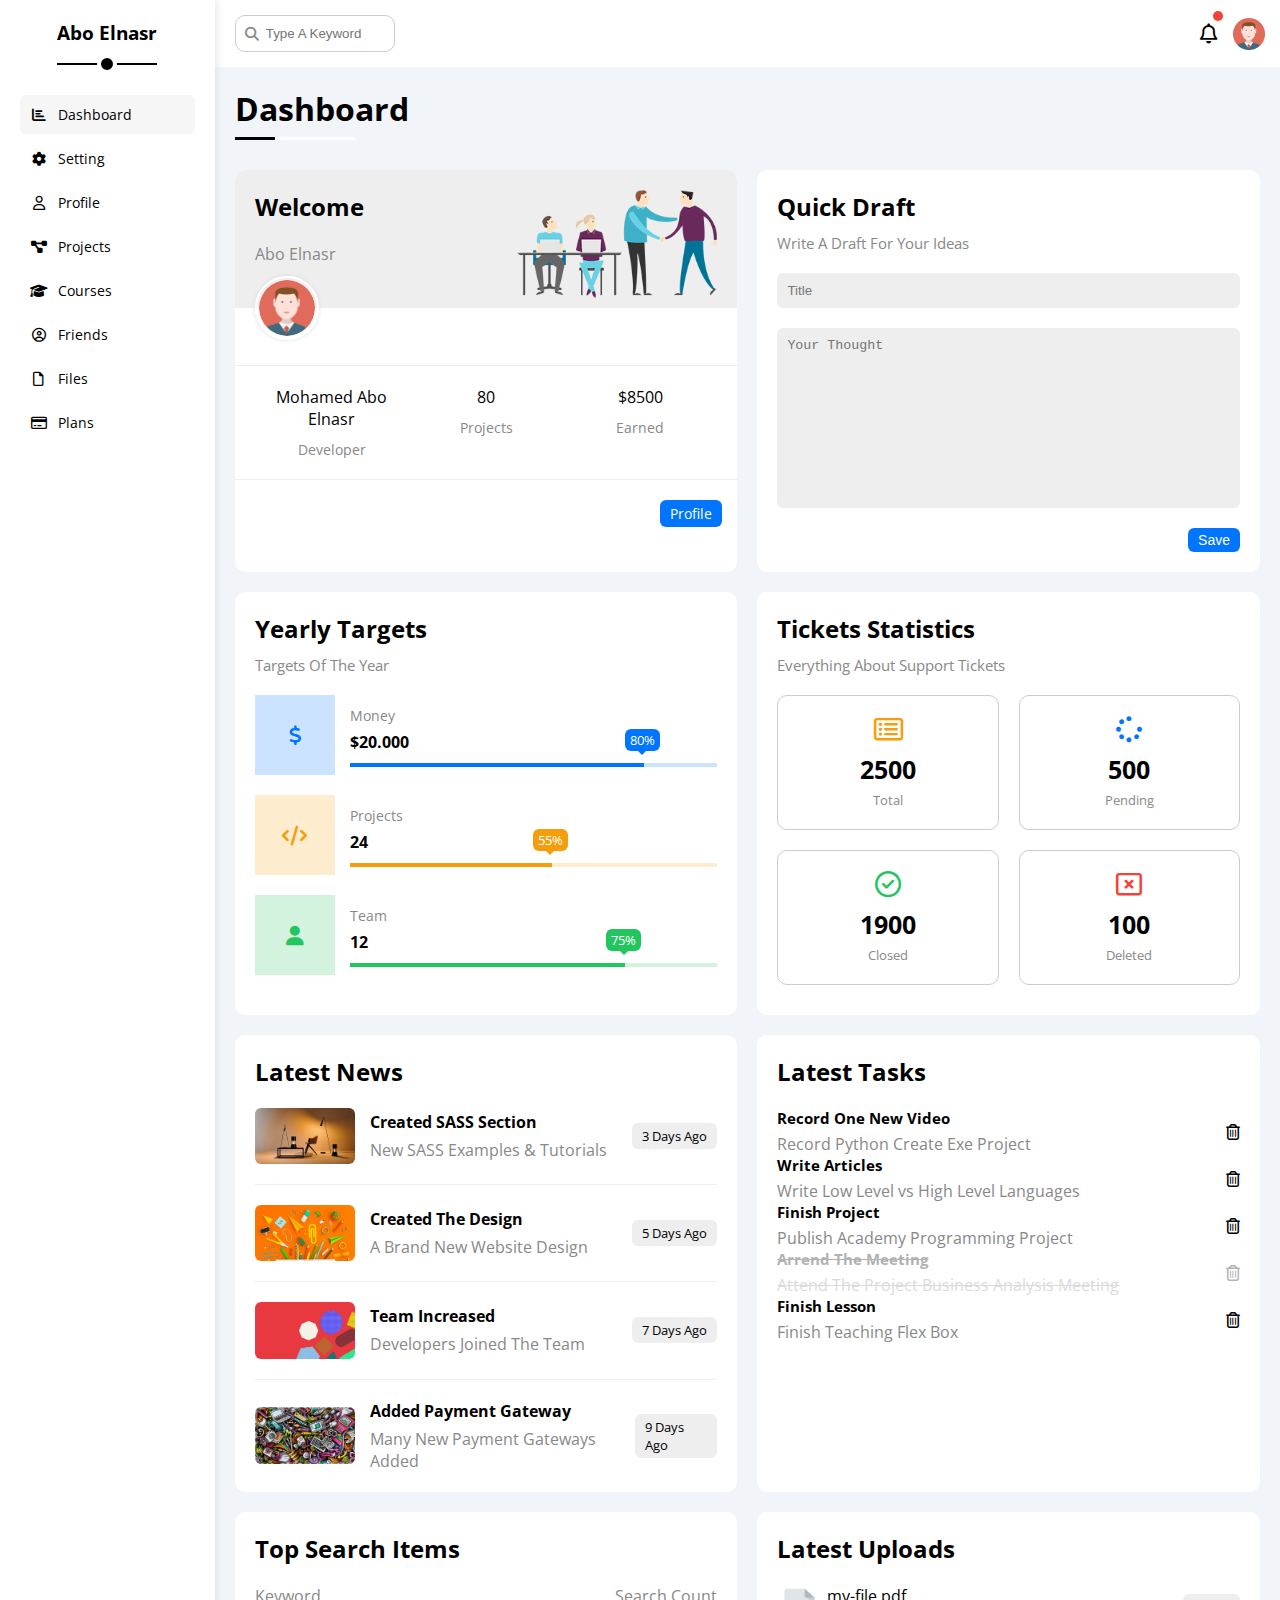
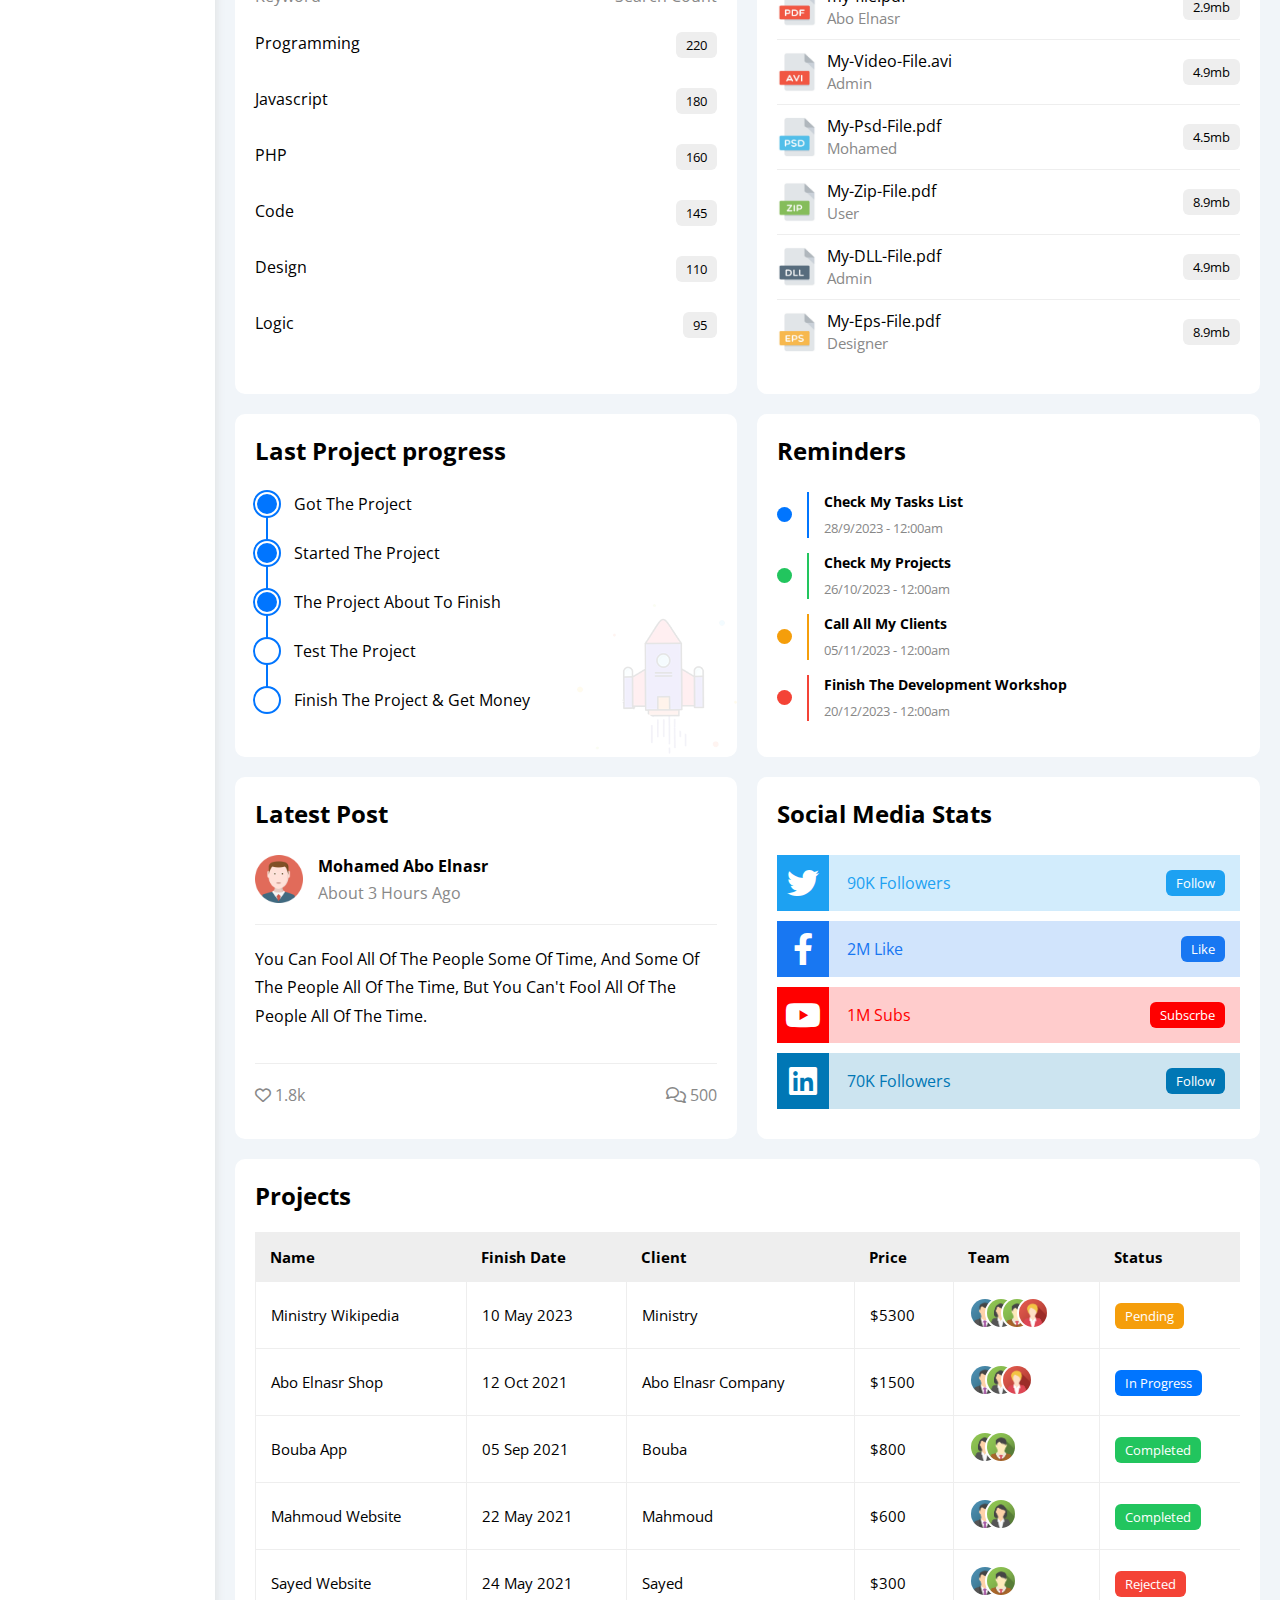
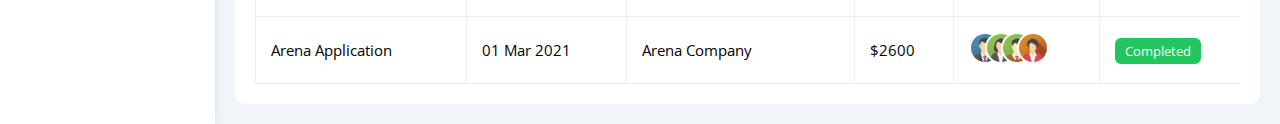
<file: index.html>
<!DOCTYPE html>
<html lang="en">
  <head>
    <meta charset="utf-8" />
    <meta http-equiv="X-UA-Compatible" content="IE=edge" />
    <meta name="viewport" content="width=device-width, initial-scale=1.0" />
    <title>Dashboard</title>
    <link rel="stylesheet" href="all.min.css" />
    <link rel="stylesheet" href="framework.css" />
    <link rel="stylesheet" href="master.css" />
    <link rel="preconnect" href="https://fonts.googleapis.com" />
    <link rel="preconnect" href="https://fonts.gstatic.com" crossorigin />
    <link rel="stylesheet" href="https://fonts.googleapis.com/css2?family=Open+Sans:wght@300;500&display=swap" />
  </head>
  <body>
    <div class="page d-flex">
      <div class="sidebar bg-white p-20 p-relative">
        <h3 class="p-relative txt-c mt-0">Abo Elnasr</h3>
        <ul>
          <li>
            <a class="active d-flex align-center fs-14 c-black rad-6 p-10" href="index.html">
              <i class="fa-solid fa-chart-bar fa-fw"></i>
              <span>Dashboard</span>
            </a>
          </li>
          <li>
            <a class="d-flex align-center fs-14 c-black rad-6 p-10" href="setting.html">
              <i class="fa-solid fa-gear fa-fw"></i>
              <span>Setting</span>
            </a>
          </li>
          <li>
            <a class="d-flex align-center fs-14 c-black rad-6 p-10" href="profile.html">
              <i class="fa-regular fa-user fa-fw"></i>
              <span>Profile</span>
            </a>
          </li>
          <li>
            <a class="d-flex align-center fs-14 c-black rad-6 p-10" href="projects.html">
              <i class="fa-solid fa-diagram-project fa-fw"></i>
              <span>Projects</span>
            </a>
          </li>
          <li>
            <a class="d-flex align-center fs-14 c-black rad-6 p-10" href="courses.html">
              <i class="fa-solid fa-graduation-cap fa-fw"></i>
              <span>Courses</span>
            </a>
          </li>
          <li>
            <a class="d-flex align-center fs-14 c-black rad-6 p-10" href="friends.html">
              <i class="fa-regular fa-circle-user fa-fw"></i>
              <span>Friends</span>
            </a>
          </li>
          <li>
            <a class="d-flex align-center fs-14 c-black rad-6 p-10" href="files.html">
              <i class="fa-regular fa-file fa-fw"></i>
              <span>Files</span>
            </a>
          </li>
          <li>
            <a class="d-flex align-center fs-14 c-black rad-6 p-10" href="plans.html">
              <i class="fa-regular fa-credit-card fa-fw"></i>
              <span>Plans</span>
            </a>
          </li>
        </ul>
      </div>
      <div class="content w-full">
        <!-- Start Head -->
        <div class="head bg-white p-15 between-flex">
          <div class="search p-relative">
            <input class="p-10" type="search" placeholder="Type A Keyword" />
          </div>
          <div class="icons d-flex align-center">
            <div class="notification p-relative">
              <span><i class="fa-regular fa-bell fa-lg"></i></span>
            </div>
            <img src="avatar.png" alt="" />
          </div>
        </div>
        <!-- End Head -->
        <h1 class="p-relative">Dashboard</h1>
        <div class="wrapper d-grid gap-20">
          <!-- Start Welcome Widget -->
          <div class="welcome bg-white rad-10 txt-c-mobile block-mobile">
            <div class="intro p-20 d-flex space-between bg-eee">
              <div>
                <h2 class="mt-0">Welcome</h2>
                <p class="c-grey mt-5"> Abo Elnasr</p>
              </div>
              <img class="hide-mobile" src="welcome.png" alt="" />
            </div>
            <img class="avatar" src="avatar.png" alt="" />
            <div class="body txt-c d-flex p-20 mt-20 mb-20 block-mobile">
              <div>Mohamed Abo Elnasr <span class="d-block c-grey fs-14 mt-10">Developer</span></div>
              <div>80 <span class="d-block c-grey fs-14 mt-10">Projects</span></div>
              <div>$8500 <span class="d-block c-grey fs-14 mt-10">Earned</span></div>
            </div>
            <a class="visit d-block fs-14 bg-blue c-white w-fit btn-shape" href="profile.html">Profile</a>
          </div>
          <!-- End Welcome Widget -->
          <!-- Start Quick Draft Widget-->
          <div class="quick-draft p-20 bg-white rad-10">
            <h2 class="mt-0 mb-10">Quick Draft</h2>
            <p class="mt-0 mb-20 c-grey fs-15">Write A Draft For Your Ideas</p>
            <form>
              <input class="d-block mb-20 w-full p-10 b-none bg-eee rad-6" type="text" placeholder="Title" />
              <textarea class="d-block mb-20 w-full p-10 b-none bg-eee rad-6" placeholder="Your Thought"></textarea>
              <input class="save d-block fs-14 bg-blue c-white b-none w-fit btn-shape" type="submit" value="Save" />
            </form>
          </div>
          <!-- End Quick Draft Widget-->
          <!-- Start Targets Widget -->
          <div class="targets p-20 bg-white rad-10">
            <h2 class="mt-0 mb-10"> Yearly Targets</h2>
            <p class="mt-0 mb-20 c-grey fs-15"> Targets Of The Year</p>
            <div class="target-row mb-20 blue center-flex">
              <div class="icon center-flex">
                <i class="fa-solid fa-dollar-sign fa-lg c-blue"></i>
              </div>
              <div class="details">
                <span class="fs-14 c-grey">Money</span>
                <span class="d-block mt-5 mb-10 fw-bold">$20.000</span>
                <div class="progress p-relative">
                  <span class="bg-blue blue" style="width: 80%">
                    <span class="bg-blue">80%</span>
                  </span>
                </div>
              </div>
            </div>
            <div class="target-row mb-20 center-flex orange">
              <div class="icon center-flex">
                <i class="fa-solid fa-code fa-lg c-orange"></i>
              </div>
              <div class="details">
                <span class="fs-14 c-grey">Projects</span>
                <span class="d-block mt-5 mb-10 fw-bold">24</span>
                <div class="progress p-relative">
                  <span class="bg-orange orange" style="width: 55%">
                    <span class="bg-orange">55%</span>
                  </span>
                </div>
              </div>
            </div>
            <div class="target-row mb-20 center-flex green">
              <div class="icon center-flex">
                <i class="fa-solid fa-user fa-lg c-green"></i>
              </div>
              <div class="details">
                <span class="fs-14 c-grey">Team</span>
                <span class="d-block mt-5 mb-10 fw-bold">12</span>
                <div class="progress p-relative">
                  <span class="bg-green green" style="width: 75%">
                    <span class="bg-green">75%</span>
                  </span>
                </div>
              </div>
            </div>
          </div>
          <!-- End Targets Widget -->
          <!-- Start Tickets Widget -->
          <div class="tickets p-20 bg-white rad-10">
            <h2 class="mt-0 mb-10">Tickets Statistics</h2>
            <p class="mt-0 mb-20 c-grey fs-15">Everything About Support Tickets</p>
            <div class="d-flex txt-c gap-20 f-wrap">
              <div class="box p-20 rad-10 fs-13 c-grey">
                <i class="fa-regular fa-rectangle-list fa-2x mb-10 c-orange"></i>
                <span class="d-block c-black fw-bold fs-25 mb-5">2500</span>
                Total
              </div>
              <div class="box p-20 rad-10 fs-13 c-grey">
                <i class="fa-solid fa-spinner fa-2x mb-10 c-blue"></i>
                <span class="d-block c-black fw-bold fs-25 mb-5">500</span>
                Pending 
              </div>
              <div class="box p-20 rad-10 fs-13 c-grey">
                <i class="fa-regular fa-circle-check fa-2x mb-10 c-green"></i>
                <span class="d-block c-black fw-bold fs-25 mb-5">1900</span>
                Closed
              </div>
              <div class="box p-20 rad-10 fs-13 c-grey">
                <i class="fa-regular fa-rectangle-xmark fa-2x mb-10 c-red"></i>
                <span class="d-block c-black fw-bold fs-25 mb-5">100</span>
                Deleted
              </div>
            </div>
          </div>
          <!-- End Tickets Widget -->
          <!-- Start Latest News -->
          <div class="latest-news p-20 bg-white rad-10 txt-c-mobile">
            <h2 class="mt-0 mb-20">Latest News</h2>
            <div class="news-row d-flex align-center">
              <img src="news-01.png" alt="" />
              <div class="info">
                <h3>Created SASS Section</h3>
                <p class="m-0 fs-fs c-grey">New SASS Examples & Tutorials</p>
              </div>
              <div class="btn-shape bg-eee fs-13 label">3 Days Ago</div>
            </div>
            <div class="news-row d-flex align-center">
              <img src="news-02.png" alt="" />
              <div class="info">
                <h3>Created The Design</h3>
                <p class="m-0 fs-fs c-grey">A Brand New Website Design</p>
              </div>
              <div class="btn-shape bg-eee fs-13 label">5 Days Ago</div>
            </div>
            <div class="news-row d-flex align-center">
              <img src="news-03.png" alt="" />
              <div class="info">
                <h3>Team Increased</h3>
                <p class="m-0 fs-fs c-grey">Developers Joined The Team</p>
              </div>
              <div class="btn-shape bg-eee fs-13 label">7 Days Ago</div>
            </div>
            <div class="news-row d-flex align-center">
              <img src="news-04.png" alt="" />
              <div class="info">
                <h3>Added Payment Gateway</h3>
                <p class="m-0 fs-fs c-grey">Many New Payment Gateways Added</p>
              </div>
              <div class="btn-shape bg-eee fs-13 label">9 Days Ago</div>
            </div>
          </div>
          <!-- End Latest News -->
          <!-- Start Tasks -->
          <div class="tasks p-20 bg-white rad-10">
            <h2 class="mt-0 mb-20">Latest Tasks</h2>
            <div class="task-row between-flex">
              <div class="info">
                <h3 class="mt-0 mb-5 fs-15">Record One New Video</h3>
                <p class="m-0 c-grey">Record Python Create Exe Project</p>
              </div>
              <i class="fa-regular fa-trash-can delete"></i>
            </div>
            <div class="task-row between-flex">
              <div class="info">
                <h3 class="mt-0 mb-5 fs-15">Write Articles</h3>
                <p class="m-0 c-grey">Write Low Level vs High Level Languages</p>
              </div>
              <i class="fa-regular fa-trash-can delete"></i>
            </div>
            <div class="task-row between-flex">
              <div class="info">
                <h3 class="mt-0 mb-5 fs-15">Finish Project</h3>
                <p class="m-0 c-grey">Publish Academy Programming Project</p>
              </div>
              <i class="fa-regular fa-trash-can delete"></i>
            </div>
            <div class="task-row between-flex done">
              <div class="info">
                <h3 class="mt-0 mb-5 fs-15">Arrend The Meeting</h3>
                <p class="m-0 c-grey">Attend The Project Business Analysis Meeting</p>
              </div>
              <i class="fa-regular fa-trash-can delete"></i>
            </div>
            <div class="task-row between-flex">
              <div class="info">
                <h3 class="mt-0 mb-5 fs-15">Finish Lesson</h3>
                <p class="m-0 c-grey">Finish Teaching Flex Box</p>
              </div>
              <i class="fa-regular fa-trash-can delete"></i>
            </div>
          </div>
          <!-- End Tasks -->
          <!-- Start Top Search Word Widget -->
          <div class="search-items p-20 bg-white rad-10">
            <h2 class="mt-0 mb-20">Top Search Items</h2>
            <div class="items-head d-flex space-between c-grey mb-10">
              <div>Keyword</div>
              <div>Search Count</div>
            </div>
            <div class="items d-flex space-between pt-15 pb-15">
              <span>Programming</span>
              <span class="bg-eee fs-13 btn-shape">220</span>
            </div>
            <div class="items d-flex space-between pt-15 pb-15">
              <span>Javascript</span>
              <span class="bg-eee fs-13 btn-shape">180</span>
            </div>
            <div class="items d-flex space-between pt-15 pb-15">
              <span>PHP</span>
              <span class="bg-eee fs-13 btn-shape">160</span>
            </div>
            <div class="items d-flex space-between pt-15 pb-15">
              <span>Code</span>
              <span class="bg-eee fs-13 btn-shape">145</span>
            </div>
            <div class="items d-flex space-between pt-15 pb-15">
              <span>Design</span>
              <span class="bg-eee fs-13 btn-shape">110</span>
            </div>
            <div class="items d-flex space-between pt-15 pb-15">
              <span>Logic</span>
              <span class="bg-eee fs-13 btn-shape">95</span>
            </div>
          </div>
          <!-- End Top Search Word Widget -->
          <!-- Start Latest Uploads Widget -->
          <div class="latest-uploads p-20 bg-white rad-10">
            <h2 class="mt-0 mb-20">Latest Uploads</h2>
            <ul class="m-0">
              <li class="between-flex pb-10 mb-10">
                <div class="d-flex align-center">
                  <img class="mr-10" src="pdf.jpg" alt="" />
                  <div>
                    <span class="d-block">my-file.pdf</span>
                    <span class="fs-15 c-grey">Abo Elnasr</span>
                  </div>
                </div>
                <div class="bg-eee btn-shape fs-13">2.9mb</div>
              </li>
              <li class="between-flex pb-10 mb-10">
                <div class="d-flex align-center">
                  <img class="mr-10" src="avi.jpg" alt="" />
                  <div>
                    <span class="d-block">My-Video-File.avi</span>
                    <span class="fs-15 c-grey">Admin</span>
                  </div>
                </div>
                <div class="bg-eee btn-shape fs-13">4.9mb</div>
              </li>
              <li class="between-flex pb-10 mb-10">
                <div class="d-flex align-center">
                  <img class="mr-10" src="psd.jpg" alt="" />
                  <div>
                    <span class="d-block">My-Psd-File.pdf</span>
                    <span class="fs-15 c-grey">Mohamed</span>
                  </div>
                </div>
                <div class="bg-eee btn-shape fs-13">4.5mb</div>
              </li>
              <li class="between-flex pb-10 mb-10">
                <div class="d-flex align-center">
                  <img class="mr-10" src="zip.jpg" alt="" />
                  <div>
                    <span class="d-block">My-Zip-File.pdf</span>
                    <span class="fs-15 c-grey">User</span>
                  </div>
                </div>
                <div class="bg-eee btn-shape fs-13">8.9mb</div>
              </li>
              <li class="between-flex pb-10 mb-10">
                <div class="d-flex align-center">
                  <img class="mr-10" src="dlg.jpg" alt="" />
                  <div>
                    <span class="d-block">My-DLL-File.pdf</span>
                    <span class="fs-15 c-grey">Admin</span>
                  </div>
                </div>
                <div class="bg-eee btn-shape fs-13">4.9mb</div>
              </li>
              <li class="between-flex pb-10 mb-10">
                <div class="d-flex align-center">
                  <img class="mr-10" src="eps.jpg" alt="" />
                  <div>
                    <span class="d-block">My-Eps-File.pdf</span>
                    <span class="fs-15 c-grey">Designer</span>
                  </div>
                </div>
                <div class="bg-eee btn-shape fs-13">8.9mb</div>
              </li>
            </ul>
          </div>
          <!-- End Latest Uploads Widget -->
          <!-- Start Last Project progress Widget -->
          <div class="last-project p-20 bg-white rad-10 p-relative">
            <h2 class="mt-0 mb-20">Last Project progress</h2>
            <ul class="m-0 p-relative">
              <li class="mt-25 d-flex align-center done">Got The Project</li>
              <li class="mt-25 d-flex align-center done">Started The Project</li>
              <li class="mt-25 d-flex align-center done">The Project About To Finish</li>
              <li class="mt-25 d-flex align-center current">Test The Project</li>
              <li class="mt-25 d-flex align-center">Finish The Project & Get Money</li>
            </ul>
            <img class="launch-icon hide-mobile" src="project.png" alt="" />
          </div>
          <!-- End Last Project progress Widget -->
          <!-- Start Reminders Widget -->
          <div class="reminders p-20 bg-white rad-10 p-relative">
            <h2 class="mt-0 mb-25">Reminders</h2>
            <ul m-0>
              <li class="d-flex align-center mt-15">
                <span class="key bg-blue mr-15 d-block rad-half"></span>
                <div class="pl-15 blue">
                  <p class="fs-14 fw-bold mt-0 mb-5">Check My Tasks List</p>
                  <span class="fs-13 c-grey">28/9/2023 - 12:00am</span>
                </div>
              </li>
              <li class="d-flex align-center mt-15">
                <span class="key bg-green mr-15 d-block rad-half"></span>
                <div class="pl-15 green">
                  <p class="fs-14 fw-bold mt-0 mb-5">Check My Projects</p>
                  <span class="fs-13 c-grey">26/10/2023 - 12:00am</span>
                </div>
              </li>
              <li class="d-flex align-center mt-15">
                <span class="key bg-orange mr-15 d-block rad-half"></span>
                <div class="pl-15 orange">
                  <p class="fs-14 fw-bold mt-0 mb-5">Call All My Clients</p>
                  <span class="fs-13 c-grey">05/11/2023 - 12:00am</span>
                </div>
              </li>
              <li class="d-flex align-center mt-15">
                <span class="key bg-red mr-15 d-block rad-half"></span>
                <div class="pl-15 red">
                  <p class="fs-14 fw-bold mt-0 mb-5">Finish The Development Workshop</p>
                  <span class="fs-13 c-grey">20/12/2023 - 12:00am</span>
                </div>
              </li>
            </ul>
          </div>
          <!-- End Reminders Widget -->
          <!-- Start Latest Post Widget -->
          <div class="latest-post p-20 bg-white rad-10 p-relative">
            <h2 class="mt-0 mb-25">Latest Post</h2>
            <div class="top d-flex align-center">
              <img class="avatar mr-15" src="avatar.png" alt="" />
              <div class="info">
                <span class="d-block mb-5 fw-bold">Mohamed Abo Elnasr</span>
                <span class="c-grey">About 3 Hours Ago</span>
              </div>
            </div>
            <div class="post-content txt-c-mobile pt-20 pb-20 mt-20 mb-20">
              You can fool all of the people some of time, and some of the people all of the time, but you can't
              fool all of the people all of the time.
            </div>
            <div class="post-stats between-flex c-grey">
              <div>
                <i class="fa-regular fa-heart"></i>
                <span>1.8k</span>
              </div>
              <div>
                <i class="fa-regular fa-comments"></i>
                <span>500</span>
              </div>
            </div>
          </div>
          <!-- End Latest Post Widget -->
          <!-- Start Social Media Stats Widget -->
          <div class="social-media p-20 bg-white rad-10 p-relative">
            <h2 class="mt-0 mb-25">Social Media Stats</h2>
            <div class="box twitter p-15 p-relative mb-10 between-flex">
              <i class="fa-brands fa-twitter fa-2x c-white h-full center-flex"></i>
              <span>90K Followers</span>
              <a class="fs-13 c-white btn-shape" href="#">Follow</a>
            </div>
            <div class="box facebook p-15 p-relative mb-10 between-flex">
              <i class="fa-brands fa-facebook-f fa-2x c-white h-full center-flex"></i>
              <span>2M Like</span>
              <a class="fs-13 c-white btn-shape" href="#">Like</a>
            </div>
            <div class="box youtube p-15 p-relative mb-10 between-flex">
              <i class="fa-brands fa-youtube fa-2x c-white h-full center-flex"></i>
              <span>1M Subs</span>
              <a class="fs-13 c-white btn-shape" href="#">Subscrbe</a>
            </div>
            <div class="box linkedin p-15 p-relative mb-10 between-flex">
              <i class="fa-brands fa-linkedin fa-2x c-white h-full center-flex"></i>
              <span>70K Followers</span>
              <a class="fs-13 c-white btn-shape" href="#">Follow</a>
            </div>
          </div>
          <!-- End Social Media Stats Widget -->
        </div>
        <!-- Start Projects Table-->
        <div class="projects p-20 bg-white rad-10 m-20">
          <h2 class="mt-0 mb-20">Projects</h2>
          <div class="responsive-table">
            <table class="fs-15 w-full">
              <thead>
                <tr>
                  <td>Name</td>
                  <td>Finish Date</td>
                  <td>Client</td>
                  <td>Price</td>
                  <td>Team</td>
                  <td>Status</td>
                </tr>
              </thead>
              <tbody>
                <tr>
                  <td>Ministry Wikipedia</td>
                  <td>10 May 2023</td>
                  <td>Ministry</td>
                  <td>$5300</td>
                  <td>
                    <img src="team-01.png" alt="" />
                    <img src="team-02.png" alt="" />
                    <img src="team-03.png" alt="" />
                    <img src="team-05.png" alt="" />
                  </td>
                  <td>
                    <span class="label btn-shape bg-orange c-white">Pending</span>
                  </td>
                </tr>
                <tr>
                  <td>Abo Elnasr Shop</td>
                  <td>12 Oct 2021</td>
                  <td>Abo Elnasr Company</td>
                  <td>$1500</td>
                  <td>
                    <img src="team-01.png" alt="" />
                    <img src="team-02.png" alt="" />
                    <img src="team-05.png" alt="" />
                  </td>
                  <td><span class="label btn-shape bg-blue c-white">In Progress</span></td>
                </tr>
                <tr>
                  <td>Bouba App</td>
                  <td>05 Sep 2021</td>
                  <td>Bouba</td>
                  <td>$800</td>
                  <td>
                    <img src="team-02.png" alt="" />
                    <img src="team-03.png" alt="" />
                  </td>
                  <td><span class="label btn-shape bg-green c-white">Completed</span></td>
                </tr>
                <tr>
                  <td>Mahmoud Website</td>
                  <td>22 May 2021</td>
                  <td>Mahmoud</td>
                  <td>$600</td>
                  <td>
                    <img src="team-01.png" alt="" />
                    <img src="team-02.png" alt="" />
                  </td>
                  <td><span class="label btn-shape bg-green c-white">Completed</span></td>
                </tr>
                <tr>
                  <td>Sayed Website</td>
                  <td>24 May 2021</td>
                  <td>Sayed</td>
                  <td>$300</td>
                  <td>
                    <img src="team-01.png" alt="" />
                    <img src="team-03.png" alt="" />
                  </td>
                  <td><span class="label btn-shape bg-red c-white">Rejected</span></td>
                </tr>
                <tr>
                  <td>Arena Application</td>
                  <td>01 Mar 2021</td>
                  <td>Arena Company</td>
                  <td>$2600</td>
                  <td>
                    <img src="team-01.png" alt="" />
                    <img src="team-02.png" alt="" />
                    <img src="team-03.png" alt="" />
                    <img src="team-04.png" alt="" />
                  </td>
                  <td><span class="label btn-shape bg-green c-white">Completed</span></td>
                </tr>
              </tbody>
            </table>
          </div>
        </div>
        <!-- End Projects Table-->
      </div>
    </div>
  </body>
</html>
</file>
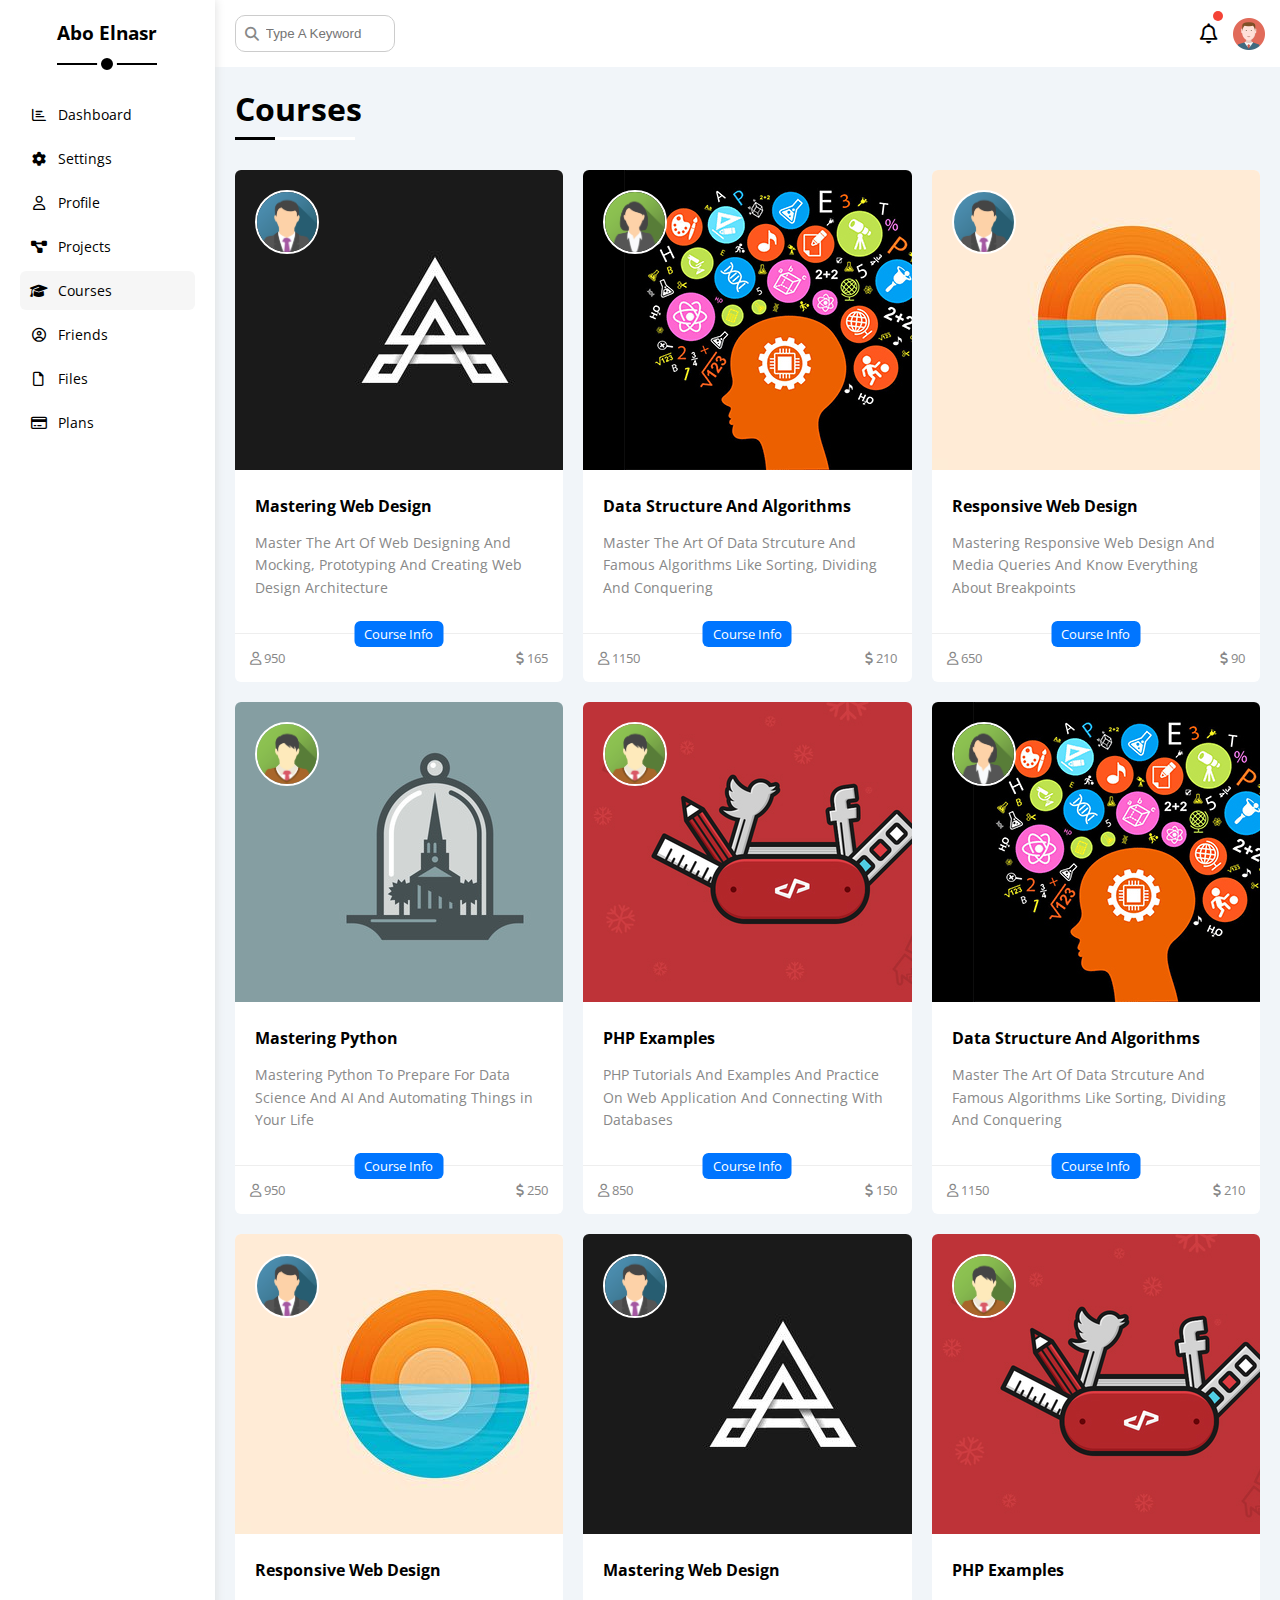
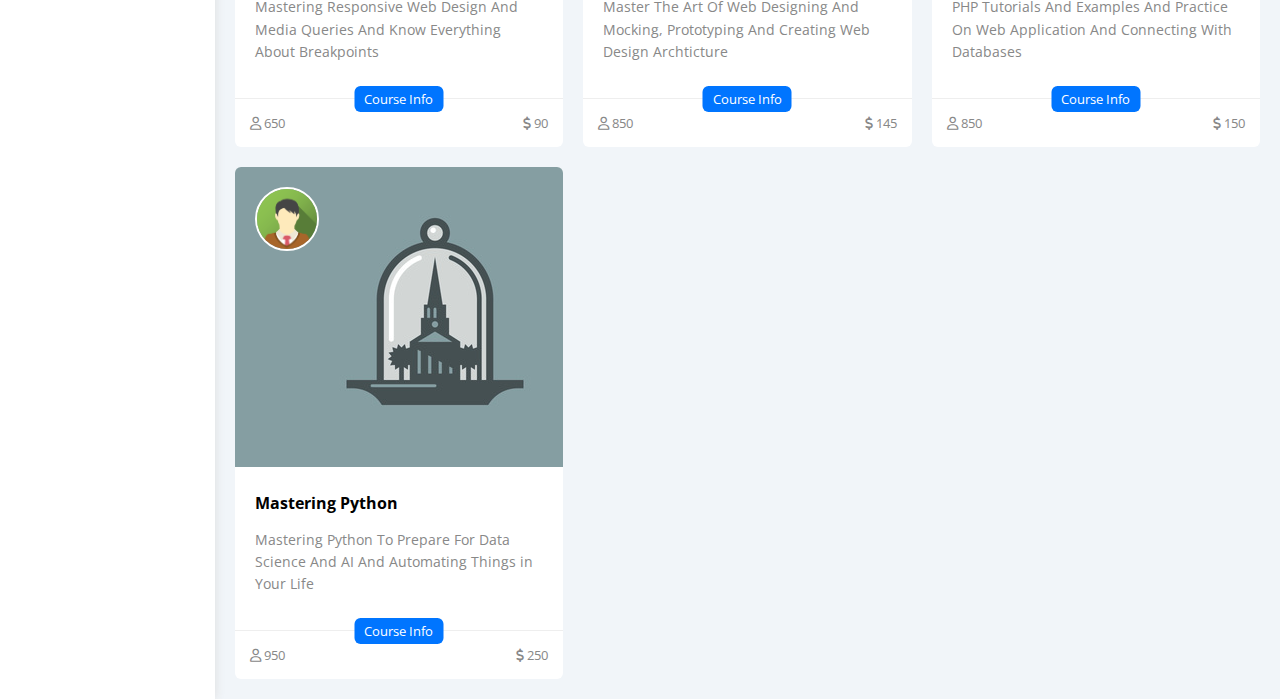
<file: courses.html>
<!DOCTYPE html>
<html lang="en">
  <head>
    <meta charset="UTF-8" />
    <meta http-equiv="X-UA-Compatible" content="IE=edge" />
    <meta name="viewport" content="width=device-width, initial-scale=1.0" />
    <title>Courses</title>
    <link rel="stylesheet" href="all.min.css" />
    <link rel="stylesheet" href="framework.css" />
    <link rel="stylesheet" href="master.css" />
    <link rel="preconnect" href="https://fonts.googleapis.com" />
    <link rel="preconnect" href="https://fonts.gstatic.com" crossorigin />
    <link href="https://fonts.googleapis.com/css2?family=Open+Sans:wght@300;500&display=swap" rel="stylesheet" />
  </head>
  <body>
    <div class="page d-flex">
      <div class="sidebar bg-white p-20 p-relative">
        <h3 class="p-relative txt-c mt-0">Abo Elnasr</h3>
        <ul>
          <li>
            <a class="d-flex align-center fs-14 c-black rad-6 p-10" href="index.html">
              <i class="fa-regular fa-chart-bar fa-fw"></i>
              <span>Dashboard</span>
            </a>
          </li>
          <li>
            <a class="d-flex align-center fs-14 c-black rad-6 p-10" href="settings.html">
              <i class="fa-solid fa-gear fa-fw"></i>
              <span>Settings</span>
            </a>
          </li>
          <li>
            <a class="d-flex align-center fs-14 c-black rad-6 p-10" href="profile.html">
              <i class="fa-regular fa-user fa-fw"></i>
              <span>Profile</span>
            </a>
          </li>
          <li>
            <a class="d-flex align-center fs-14 c-black rad-6 p-10" href="projects.html">
              <i class="fa-solid fa-diagram-project fa-fw"></i>
              <span>Projects</span>
            </a>
          </li>
          <li>
            <a class="active d-flex align-center fs-14 c-black rad-6 p-10" href="courses.html">
              <i class="fa-solid fa-graduation-cap fa-fw"></i>
              <span>Courses</span>
            </a>
          </li>
          <li>
            <a class="d-flex align-center fs-14 c-black rad-6 p-10" href="friends.html">
              <i class="fa-regular fa-circle-user fa-fw"></i>
              <span>Friends</span>
            </a>
          </li>
          <li>
            <a class="d-flex align-center fs-14 c-black rad-6 p-10" href="files.html">
              <i class="fa-regular fa-file fa-fw"></i>
              <span>Files</span>
            </a>
          </li>
          <li>
            <a class="d-flex align-center fs-14 c-black rad-6 p-10" href="plans.html">
              <i class="fa-regular fa-credit-card fa-fw"></i>
              <span>Plans</span>
            </a>
          </li>
        </ul>
      </div>
      <div class="content w-full">
        <!-- Start Head -->
        <div class="head bg-white p-15 between-flex">
          <div class="search p-relative">
            <input class="p-10" type="search" placeholder="Type A Keyword" />
          </div>
          <div class="icons d-flex align-center">
            <span class="notification p-relative">
              <i class="fa-regular fa-bell fa-lg"></i>
            </span>
            <img src="avatar.png" alt="" />
          </div>
        </div>
        <!-- End Head -->
        <h1 class="p-relative">Courses</h1>
        <div class="courses-page d-grid m-20 gap-20">
          <div class="course bg-white rad-6 p-relative">
            <img class="cover" src="course-01.jpg" alt="" />
            <img class="instructor" src="team-01.png" alt="" />
            <div class="p-20">
              <h4 class="m-0">Mastering Web Design</h4>
              <p class="description c-grey mt-15 fs-14">
                Master The Art Of Web Designing And Mocking, Prototyping And Creating Web Design Architecture
              </p>
            </div>
            <div class="info p-15 p-relative between-flex">
              <span class="title bg-blue c-white btn-shape">Course Info</span>
              <span class="c-grey">
                <i class="fa-regular fa-user"></i>
                950
              </span>
              <span class="c-grey">
                <i class="fa-solid fa-dollar-sign"></i>
                165
              </span>
            </div>
          </div>
          <div class="course bg-white rad-6 p-relative">
            <img class="cover" src="course-02.jpg" alt="" />
            <img class="instructor" src="team-02.png" alt="" />
            <div class="p-20">
              <h4 class="m-0">Data Structure And Algorithms</h4>
              <p class="description c-grey mt-15 fs-14">
                Master The Art Of Data Strcuture And Famous Algorithms Like Sorting, Dividing And Conquering
              </p>
            </div>
            <div class="info p-15 p-relative between-flex">
              <span class="title bg-blue c-white btn-shape">Course Info</span>
              <span class="c-grey"> <i class="fa-regular fa-user"></i> 1150</span>
              <span class="c-grey"><i class="fa-solid fa-dollar-sign"></i> 210</span>
            </div>
          </div>
          <div class="course bg-white rad-6 p-relative">
            <img class="cover" src="course-03.jpg" alt="" />
            <img class="instructor" src="team-01.png" alt="" />
            <div class="p-20">
              <h4 class="m-0">Responsive Web Design</h4>
              <p class="description c-grey mt-15 fs-14">
                Mastering Responsive Web Design And Media Queries And Know Everything About Breakpoints
              </p>
            </div>
            <div class="info p-15 p-relative between-flex">
              <span class="title bg-blue c-white btn-shape">Course Info</span>
              <span class="c-grey"> <i class="fa-regular fa-user"></i> 650</span>
              <span class="c-grey"><i class="fa-solid fa-dollar-sign"></i> 90</span>
            </div>
          </div>
          <div class="course bg-white rad-6 p-relative">
            <img class="cover" src="course-04.jpg" alt="" />
            <img class="instructor" src="team-03.png" alt="" />
            <div class="p-20">
              <h4 class="m-0">Mastering Python</h4>
              <p class="description c-grey mt-15 fs-14">
                Mastering Python To Prepare For Data Science And AI And Automating Things in Your Life
              </p>
            </div>
            <div class="info p-15 p-relative between-flex">
              <span class="title bg-blue c-white btn-shape">Course Info</span>
              <span class="c-grey"> <i class="fa-regular fa-user"></i> 950</span>
              <span class="c-grey"><i class="fa-solid fa-dollar-sign"></i> 250</span>
            </div>
          </div>
          <div class="course bg-white rad-6 p-relative">
            <img class="cover" src="course-05.jpg" alt="" />
            <img class="instructor" src="team-03.png" alt="" />
            <div class="p-20">
              <h4 class="m-0">PHP Examples</h4>
              <p class="description c-grey mt-15 fs-14">
                PHP Tutorials And Examples And Practice On Web Application And Connecting With Databases
              </p>
            </div>
            <div class="info p-15 p-relative between-flex">
              <span class="title bg-blue c-white btn-shape">Course Info</span>
              <span class="c-grey"> <i class="fa-regular fa-user"></i> 850</span>
              <span class="c-grey"><i class="fa-solid fa-dollar-sign"></i> 150</span>
            </div>
          </div>
          <div class="course bg-white rad-6 p-relative">
            <img class="cover" src="course-02.jpg" alt="" />
            <img class="instructor" src="team-02.png" alt="" />
            <div class="p-20">
              <h4 class="m-0">Data Structure And Algorithms</h4>
              <p class="description c-grey mt-15 fs-14">
                Master The Art Of Data Strcuture And Famous Algorithms Like Sorting, Dividing And Conquering
              </p>
            </div>
            <div class="info p-15 p-relative between-flex">
              <span class="title bg-blue c-white btn-shape">Course Info</span>
              <span class="c-grey"> <i class="fa-regular fa-user"></i> 1150</span>
              <span class="c-grey"><i class="fa-solid fa-dollar-sign"></i> 210</span>
            </div>
          </div>
          <div class="course bg-white rad-6 p-relative">
            <img class="cover" src="course-03.jpg" alt="" />
            <img class="instructor" src="team-01.png" alt="" />
            <div class="p-20">
              <h4 class="m-0">Responsive Web Design</h4>
              <p class="description c-grey mt-15 fs-14">
                Mastering Responsive Web Design And Media Queries And Know Everything About Breakpoints
              </p>
            </div>
            <div class="info p-15 p-relative between-flex">
              <span class="title bg-blue c-white btn-shape">Course Info</span>
              <span class="c-grey"> <i class="fa-regular fa-user"></i> 650</span>
              <span class="c-grey"><i class="fa-solid fa-dollar-sign"></i> 90</span>
            </div>
          </div>
          <div class="course bg-white rad-6 p-relative">
            <img class="cover" src="course-01.jpg" alt="" />
            <img class="instructor" src="team-01.png" alt="" />
            <div class="p-20">
              <h4 class="m-0">Mastering Web Design</h4>
              <p class="description c-grey mt-15 fs-14">
                Master The Art Of Web Designing And Mocking, Prototyping And Creating Web Design Archticture
              </p>
            </div>
            <div class="info p-15 p-relative between-flex">
              <span class="title bg-blue c-white btn-shape">Course Info</span>
              <span class="c-grey"> <i class="fa-regular fa-user"></i> 850</span>
              <span class="c-grey"><i class="fa-solid fa-dollar-sign"></i> 145</span>
            </div>
          </div>
          <div class="course bg-white rad-6 p-relative">
            <img class="cover" src="course-05.jpg" alt="" />
            <img class="instructor" src="team-03.png" alt="" />
            <div class="p-20">
              <h4 class="m-0">PHP Examples</h4>
              <p class="description c-grey mt-15 fs-14">
                PHP Tutorials And Examples And Practice On Web Application And Connecting With Databases
              </p>
            </div>
            <div class="info p-15 p-relative between-flex">
              <span class="title bg-blue c-white btn-shape">Course Info</span>
              <span class="c-grey"> <i class="fa-regular fa-user"></i> 850</span>
              <span class="c-grey"><i class="fa-solid fa-dollar-sign"></i> 150</span>
            </div>
          </div>
          <div class="course bg-white rad-6 p-relative">
            <img class="cover" src="course-04.jpg" alt="" />
            <img class="instructor" src="team-03.png" alt="" />
            <div class="p-20">
              <h4 class="m-0">Mastering Python</h4>
              <p class="description c-grey mt-15 fs-14">
                Mastering Python To Prepare For Data Science And AI And Automating Things in Your Life
              </p>
            </div>
            <div class="info p-15 p-relative between-flex">
              <span class="title bg-blue c-white btn-shape">Course Info</span>
              <span class="c-grey"> <i class="fa-regular fa-user"></i> 950</span>
              <span class="c-grey"><i class="fa-solid fa-dollar-sign"></i> 250</span>
            </div>
          </div>
        </div>
      </div>
    </div>
  </body>
</html>
</file>
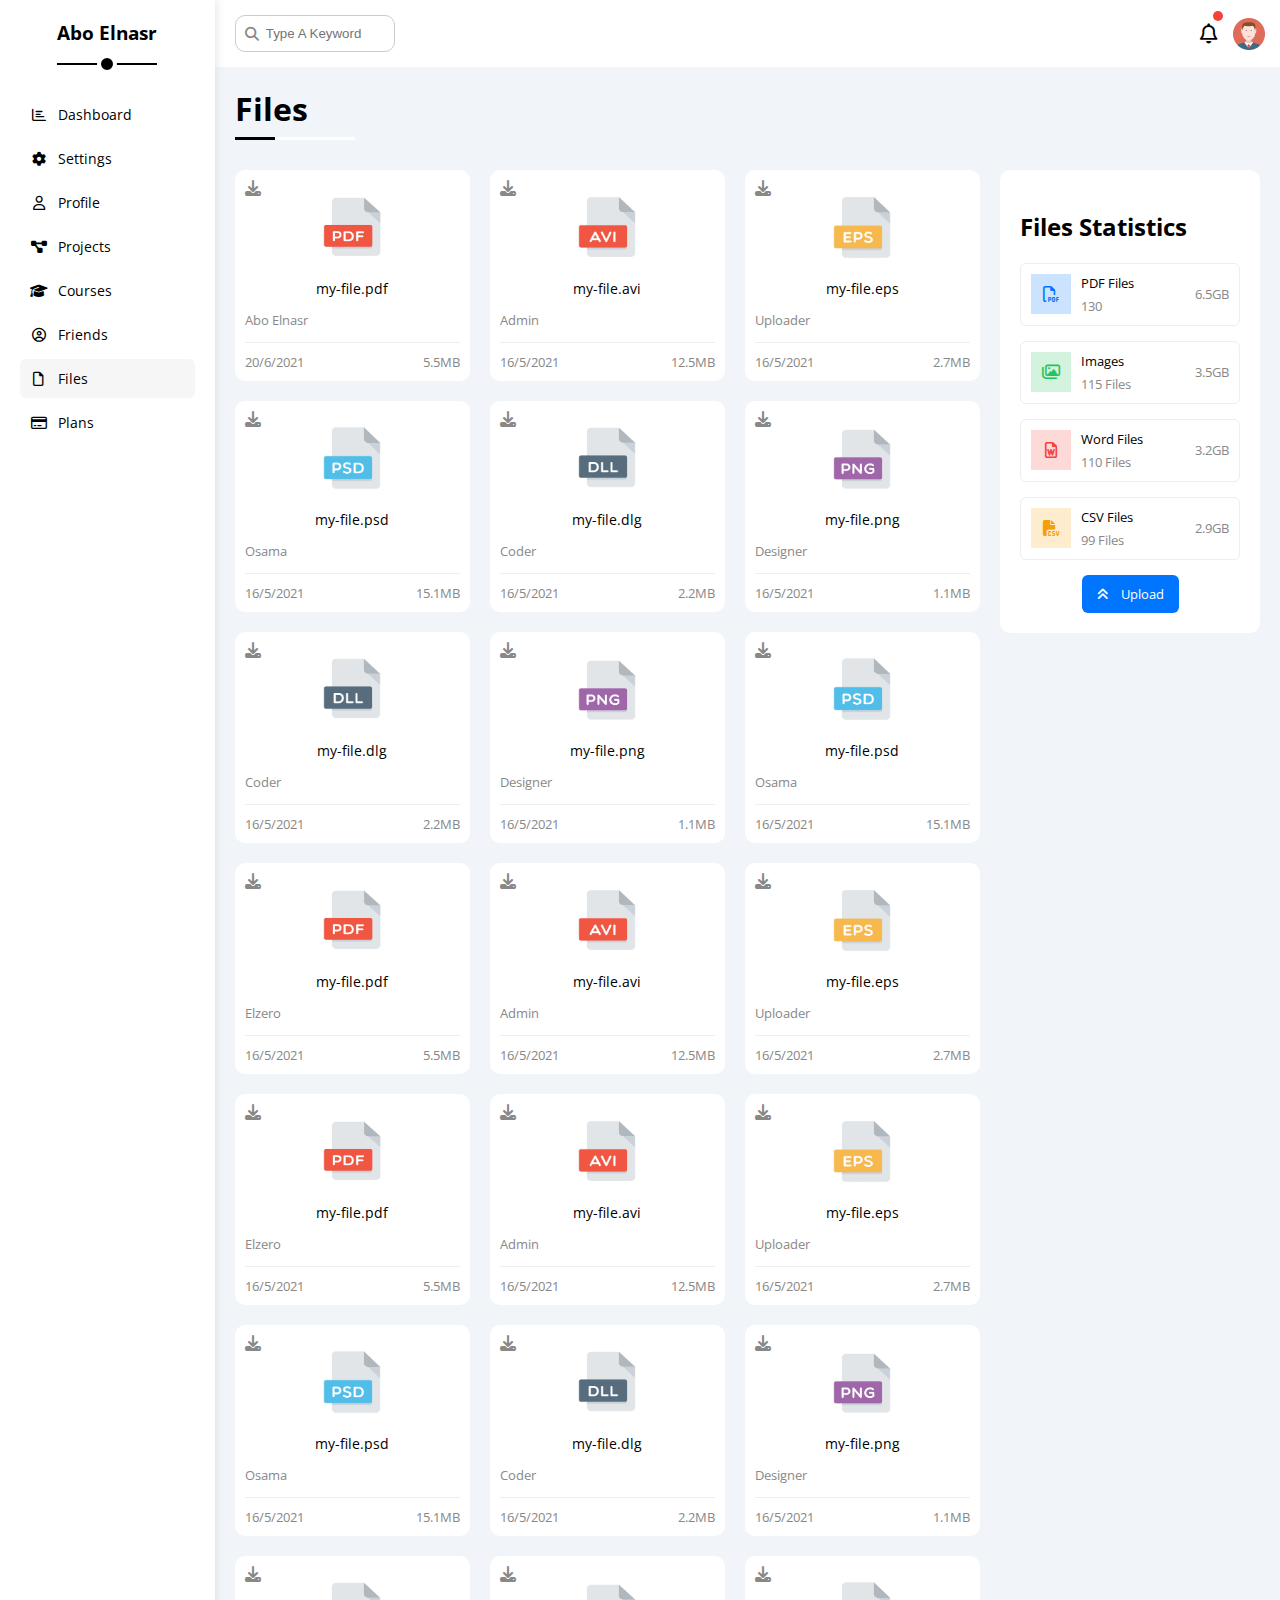
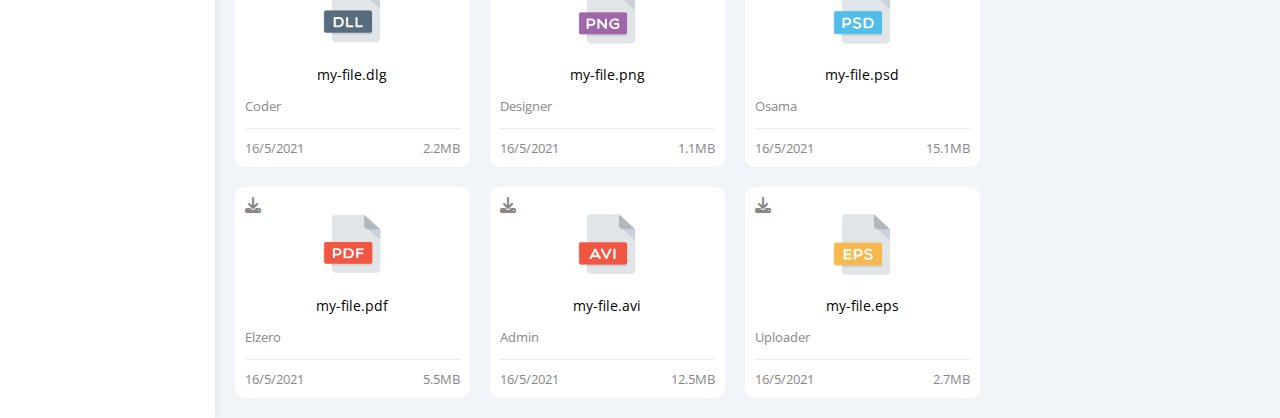
<file: files.html>
<!DOCTYPE html>
<html lang="en">
  <head>
    <meta charset="UTF-8" />
    <meta http-equiv="X-UA-Compatible" content="IE=edge" />
    <meta name="viewport" content="width=device-width, initial-scale=1.0" />
    <title>Files</title>
    <link rel="stylesheet" href="all.min.css" />
    <link rel="stylesheet" href="framework.css" />
    <link rel="stylesheet" href="master.css" />
    <link rel="preconnect" href="https://fonts.googleapis.com" />
    <link rel="preconnect" href="https://fonts.gstatic.com" crossorigin />
    <link href="https://fonts.googleapis.com/css2?family=Open+Sans:wght@300;500&display=swap" rel="stylesheet" />
  </head>
  <body>
    <div class="page d-flex">
      <div class="sidebar bg-white p-20 p-relative">
        <h3 class="p-relative txt-c mt-0">Abo Elnasr</h3>
        <ul>
          <li>
            <a class="d-flex align-center fs-14 c-black rad-6 p-10" href="index.html">
              <i class="fa-regular fa-chart-bar fa-fw"></i>
              <span>Dashboard</span>
            </a>
          </li>
          <li>
            <a class="d-flex align-center fs-14 c-black rad-6 p-10" href="settings.html">
              <i class="fa-solid fa-gear fa-fw"></i>
              <span>Settings</span>
            </a>
          </li>
          <li>
            <a class="d-flex align-center fs-14 c-black rad-6 p-10" href="profile.html">
              <i class="fa-regular fa-user fa-fw"></i>
              <span>Profile</span>
            </a>
          </li>
          <li>
            <a class="d-flex align-center fs-14 c-black rad-6 p-10" href="projects.html">
              <i class="fa-solid fa-diagram-project fa-fw"></i>
              <span>Projects</span>
            </a>
          </li>
          <li>
            <a class="d-flex align-center fs-14 c-black rad-6 p-10" href="courses.html">
              <i class="fa-solid fa-graduation-cap fa-fw"></i>
              <span>Courses</span>
            </a>
          </li>
          <li>
            <a class="d-flex align-center fs-14 c-black rad-6 p-10" href="friends.html">
              <i class="fa-regular fa-circle-user fa-fw"></i>
              <span>Friends</span>
            </a>
          </li>
          <li>
            <a class="active d-flex align-center fs-14 c-black rad-6 p-10" href="files.html">
              <i class="fa-regular fa-file fa-fw"></i>
              <span>Files</span>
            </a>
          </li>
          <li>
            <a class="d-flex align-center fs-14 c-black rad-6 p-10" href="plans.html">
              <i class="fa-regular fa-credit-card fa-fw"></i>
              <span>Plans</span>
            </a>
          </li>
        </ul>
      </div>
      <div class="content w-full">
        <!-- Start Head -->
        <div class="head bg-white p-15 between-flex">
          <div class="search p-relative">
            <input class="p-10" type="search" placeholder="Type A Keyword" />
          </div>
          <div class="icons d-flex align-center">
            <span class="notification p-relative">
              <i class="fa-regular fa-bell fa-lg"></i>
            </span>
            <img src="avatar.png" alt="" />
          </div>
        </div>
        <!-- End Head -->
        <h1 class="p-relative">Files</h1>
        <div class="files-page d-flex m-20 gap-20">
          <div class="files-stats p-20 bg-white rad-10">
            <h2 mt-0 mb-15 txt-c-mobile>Files Statistics</h2>
            <div class="d-flex align-center border-eee p-10 rad-6 mb-15 fs-13">
              <i class="fa-regular fa-file-pdf fa-lg blue center-flex c-blue icon"></i>
              <div class="info">
                <span>PDF Files</span>
                <span class="c-grey d-block mt-5">130</span>
              </div>
              <div class="size c-grey">6.5GB</div>
            </div>
            <div class="d-flex align-center border-eee p-10 rad-6 mb-15 fs-13">
              <i class="fa-regular fa-images fa-lg green center-flex c-green icon"></i>
              <div class="info">
                <span>Images</span>
                <span class="c-grey d-block mt-5">115 Files</span>
              </div>
              <div class="size c-grey">3.5GB</div>
            </div>
            <div class="d-flex align-center border-eee p-10 rad-6 mb-15 fs-13">
              <i class="fa-regular fa-file-word fa-lg red center-flex c-red icon"></i>
              <div class="info">
                <span>Word Files</span>
                <span class="c-grey d-block mt-5">110 Files</span>
              </div>
              <div class="size c-grey">3.2GB</div>
            </div>
            <div class="d-flex align-center border-eee p-10 rad-6 mb-15 fs-13">
              <i class="fa-solid fa-file-csv fa-lg orange center-flex c-orange icon"></i>
              <div class="info">
                <span>CSV Files</span>
                <span class="c-grey d-block mt-5">99 Files</span>
              </div>
              <div class="size c-grey">2.9GB</div>
            </div>
            <a class="upload bg-blue c-white fs-13 rad-6 d-block w-fit" href="#">
              <i class="fa-solid fa-angles-up mr-10"></i>
              Upload
            </a>
          </div>
          <div class="files-content d-grid gap-20">
            <div class="file bg-white p-10 rad-10">
              <i class="fa-solid fa-download c-grey p-absolute"></i>
              <div class="icon txt-c">
                <img class="mt-15 mb-15" src="pdf.jpg" alt="" />
              </div>
              <div class="txt-c mb-10 fs-14">my-file.pdf</div>
              <p class="c-grey fs-13">Abo Elnasr</p>
              <div class="info between-flex mt-10 pt-10 fs-13 c-grey">
                <span>20/6/2021</span>
                <span>5.5MB</span>
              </div>
            </div>
            <div class="file bg-white p-10 rad-10">
              <i class="fa-solid fa-download c-grey p-absolute"></i>
              <div class="icon txt-c">
                <img class="mt-15 mb-15" src="avi.jpg" alt="" />
              </div>
              <div class="txt-c mb-10 fs-14">my-file.avi</div>
              <p class="c-grey fs-13">Admin</p>
              <div class="info between-flex mt-10 pt-10 fs-13 c-grey">
                <span>16/5/2021</span>
                <span>12.5MB</span>
              </div>
            </div>
            <div class="file bg-white p-10 rad-10">
              <i class="fa-solid fa-download c-grey p-absolute"></i>
              <div class="icon txt-c">
                <img class="mt-15 mb-15" src="eps.jpg" alt="" />
              </div>
              <div class="txt-c mb-10 fs-14">my-file.eps</div>
              <p class="c-grey fs-13">Uploader</p>
              <div class="info between-flex mt-10 pt-10 fs-13 c-grey">
                <span>16/5/2021</span>
                <span>2.7MB</span>
              </div>
            </div>
            <div class="file bg-white p-10 rad-10">
              <i class="fa-solid fa-download c-grey p-absolute"></i>
              <div class="icon txt-c">
                <img class="mt-15 mb-15" src="psd.jpg" alt="" />
              </div>
              <div class="txt-c mb-10 fs-14">my-file.psd</div>
              <p class="c-grey fs-13">Osama</p>
              <div class="info between-flex mt-10 pt-10 fs-13 c-grey">
                <span>16/5/2021</span>
                <span>15.1MB</span>
              </div>
            </div>
            <div class="file bg-white p-10 rad-10">
              <i class="fa-solid fa-download c-grey p-absolute"></i>
              <div class="icon txt-c">
                <img class="mt-15 mb-15" src="dlg.jpg" alt="" />
              </div>
              <div class="txt-c mb-10 fs-14">my-file.dlg</div>
              <p class="c-grey fs-13">Coder</p>
              <div class="info between-flex mt-10 pt-10 fs-13 c-grey">
                <span>16/5/2021</span>
                <span>2.2MB</span>
              </div>
            </div>
            <div class="file bg-white p-10 rad-10">
              <i class="fa-solid fa-download c-grey p-absolute"></i>
              <div class="icon txt-c">
                <img class="mt-15 mb-15" src="png.jpg" alt="" />
              </div>
              <div class="txt-c mb-10 fs-14">my-file.png</div>
              <p class="c-grey fs-13">Designer</p>
              <div class="info between-flex mt-10 pt-10 fs-13 c-grey">
                <span>16/5/2021</span>
                <span>1.1MB</span>
              </div>
            </div>
            <div class="file bg-white p-10 rad-10">
              <i class="fa-solid fa-download c-grey p-absolute"></i>
              <div class="icon txt-c">
                <img class="mt-15 mb-15" src="dlg.jpg" alt="" />
              </div>
              <div class="txt-c mb-10 fs-14">my-file.dlg</div>
              <p class="c-grey fs-13">Coder</p>
              <div class="info between-flex mt-10 pt-10 fs-13 c-grey">
                <span>16/5/2021</span>
                <span>2.2MB</span>
              </div>
            </div>
            <div class="file bg-white p-10 rad-10">
              <i class="fa-solid fa-download c-grey p-absolute"></i>
              <div class="icon txt-c">
                <img class="mt-15 mb-15" src="png.jpg" alt="" />
              </div>
              <div class="txt-c mb-10 fs-14">my-file.png</div>
              <p class="c-grey fs-13">Designer</p>
              <div class="info between-flex mt-10 pt-10 fs-13 c-grey">
                <span>16/5/2021</span>
                <span>1.1MB</span>
              </div>
            </div>
            <div class="file bg-white p-10 rad-10">
              <i class="fa-solid fa-download c-grey p-absolute"></i>
              <div class="icon txt-c">
                <img class="mt-15 mb-15" src="psd.jpg" alt="" />
              </div>
              <div class="txt-c mb-10 fs-14">my-file.psd</div>
              <p class="c-grey fs-13">Osama</p>
              <div class="info between-flex mt-10 pt-10 fs-13 c-grey">
                <span>16/5/2021</span>
                <span>15.1MB</span>
              </div>
            </div>
            <div class="file bg-white p-10 rad-10">
              <i class="fa-solid fa-download c-grey p-absolute"></i>
              <div class="icon txt-c">
                <img class="mt-15 mb-15" src="pdf.jpg" alt="" />
              </div>
              <div class="txt-c mb-10 fs-14">my-file.pdf</div>
              <p class="c-grey fs-13">Elzero</p>
              <div class="info between-flex mt-10 pt-10 fs-13 c-grey">
                <span>16/5/2021</span>
                <span>5.5MB</span>
              </div>
            </div>
            <div class="file bg-white p-10 rad-10">
              <i class="fa-solid fa-download c-grey p-absolute"></i>
              <div class="icon txt-c">
                <img class="mt-15 mb-15" src="avi.jpg" alt="" />
              </div>
              <div class="txt-c mb-10 fs-14">my-file.avi</div>
              <p class="c-grey fs-13">Admin</p>
              <div class="info between-flex mt-10 pt-10 fs-13 c-grey">
                <span>16/5/2021</span>
                <span>12.5MB</span>
              </div>
            </div>
            <div class="file bg-white p-10 rad-10">
              <i class="fa-solid fa-download c-grey p-absolute"></i>
              <div class="icon txt-c">
                <img class="mt-15 mb-15" src="eps.jpg" alt="" />
              </div>
              <div class="txt-c mb-10 fs-14">my-file.eps</div>
              <p class="c-grey fs-13">Uploader</p>
              <div class="info between-flex mt-10 pt-10 fs-13 c-grey">
                <span>16/5/2021</span>
                <span>2.7MB</span>
              </div>
            </div>
            <div class="file bg-white p-10 rad-10">
              <i class="fa-solid fa-download c-grey p-absolute"></i>
              <div class="icon txt-c">
                <img class="mt-15 mb-15" src="pdf.jpg" alt="" />
              </div>
              <div class="txt-c mb-10 fs-14">my-file.pdf</div>
              <p class="c-grey fs-13">Elzero</p>
              <div class="info between-flex mt-10 pt-10 fs-13 c-grey">
                <span>16/5/2021</span>
                <span>5.5MB</span>
              </div>
            </div>
            <div class="file bg-white p-10 rad-10">
              <i class="fa-solid fa-download c-grey p-absolute"></i>
              <div class="icon txt-c">
                <img class="mt-15 mb-15" src="avi.jpg" alt="" />
              </div>
              <div class="txt-c mb-10 fs-14">my-file.avi</div>
              <p class="c-grey fs-13">Admin</p>
              <div class="info between-flex mt-10 pt-10 fs-13 c-grey">
                <span>16/5/2021</span>
                <span>12.5MB</span>
              </div>
            </div>
            <div class="file bg-white p-10 rad-10">
              <i class="fa-solid fa-download c-grey p-absolute"></i>
              <div class="icon txt-c">
                <img class="mt-15 mb-15" src="eps.jpg" alt="" />
              </div>
              <div class="txt-c mb-10 fs-14">my-file.eps</div>
              <p class="c-grey fs-13">Uploader</p>
              <div class="info between-flex mt-10 pt-10 fs-13 c-grey">
                <span>16/5/2021</span>
                <span>2.7MB</span>
              </div>
            </div>
            <div class="file bg-white p-10 rad-10">
              <i class="fa-solid fa-download c-grey p-absolute"></i>
              <div class="icon txt-c">
                <img class="mt-15 mb-15" src="psd.jpg" alt="" />
              </div>
              <div class="txt-c mb-10 fs-14">my-file.psd</div>
              <p class="c-grey fs-13">Osama</p>
              <div class="info between-flex mt-10 pt-10 fs-13 c-grey">
                <span>16/5/2021</span>
                <span>15.1MB</span>
              </div>
            </div>
            <div class="file bg-white p-10 rad-10">
              <i class="fa-solid fa-download c-grey p-absolute"></i>
              <div class="icon txt-c">
                <img class="mt-15 mb-15" src="dlg.jpg" alt="" />
              </div>
              <div class="txt-c mb-10 fs-14">my-file.dlg</div>
              <p class="c-grey fs-13">Coder</p>
              <div class="info between-flex mt-10 pt-10 fs-13 c-grey">
                <span>16/5/2021</span>
                <span>2.2MB</span>
              </div>
            </div>
            <div class="file bg-white p-10 rad-10">
              <i class="fa-solid fa-download c-grey p-absolute"></i>
              <div class="icon txt-c">
                <img class="mt-15 mb-15" src="png.jpg" alt="" />
              </div>
              <div class="txt-c mb-10 fs-14">my-file.png</div>
              <p class="c-grey fs-13">Designer</p>
              <div class="info between-flex mt-10 pt-10 fs-13 c-grey">
                <span>16/5/2021</span>
                <span>1.1MB</span>
              </div>
            </div>
            <div class="file bg-white p-10 rad-10">
              <i class="fa-solid fa-download c-grey p-absolute"></i>
              <div class="icon txt-c">
                <img class="mt-15 mb-15" src="dlg.jpg" alt="" />
              </div>
              <div class="txt-c mb-10 fs-14">my-file.dlg</div>
              <p class="c-grey fs-13">Coder</p>
              <div class="info between-flex mt-10 pt-10 fs-13 c-grey">
                <span>16/5/2021</span>
                <span>2.2MB</span>
              </div>
            </div>
            <div class="file bg-white p-10 rad-10">
              <i class="fa-solid fa-download c-grey p-absolute"></i>
              <div class="icon txt-c">
                <img class="mt-15 mb-15" src="png.jpg" alt="" />
              </div>
              <div class="txt-c mb-10 fs-14">my-file.png</div>
              <p class="c-grey fs-13">Designer</p>
              <div class="info between-flex mt-10 pt-10 fs-13 c-grey">
                <span>16/5/2021</span>
                <span>1.1MB</span>
              </div>
            </div>
            <div class="file bg-white p-10 rad-10">
              <i class="fa-solid fa-download c-grey p-absolute"></i>
              <div class="icon txt-c">
                <img class="mt-15 mb-15" src="psd.jpg" alt="" />
              </div>
              <div class="txt-c mb-10 fs-14">my-file.psd</div>
              <p class="c-grey fs-13">Osama</p>
              <div class="info between-flex mt-10 pt-10 fs-13 c-grey">
                <span>16/5/2021</span>
                <span>15.1MB</span>
              </div>
            </div>
            <div class="file bg-white p-10 rad-10">
              <i class="fa-solid fa-download c-grey p-absolute"></i>
              <div class="icon txt-c">
                <img class="mt-15 mb-15" src="pdf.jpg" alt="" />
              </div>
              <div class="txt-c mb-10 fs-14">my-file.pdf</div>
              <p class="c-grey fs-13">Elzero</p>
              <div class="info between-flex mt-10 pt-10 fs-13 c-grey">
                <span>16/5/2021</span>
                <span>5.5MB</span>
              </div>
            </div>
            <div class="file bg-white p-10 rad-10">
              <i class="fa-solid fa-download c-grey p-absolute"></i>
              <div class="icon txt-c">
                <img class="mt-15 mb-15" src="avi.jpg" alt="" />
              </div>
              <div class="txt-c mb-10 fs-14">my-file.avi</div>
              <p class="c-grey fs-13">Admin</p>
              <div class="info between-flex mt-10 pt-10 fs-13 c-grey">
                <span>16/5/2021</span>
                <span>12.5MB</span>
              </div>
            </div>
            <div class="file bg-white p-10 rad-10">
              <i class="fa-solid fa-download c-grey p-absolute"></i>
              <div class="icon txt-c">
                <img class="mt-15 mb-15" src="eps.jpg" alt="" />
              </div>
              <div class="txt-c mb-10 fs-14">my-file.eps</div>
              <p class="c-grey fs-13">Uploader</p>
              <div class="info between-flex mt-10 pt-10 fs-13 c-grey">
                <span>16/5/2021</span>
                <span>2.7MB</span>
              </div>
            </div>
          </div>
        </div>
      </div>
    </div>
  </body>
</html>
</file>
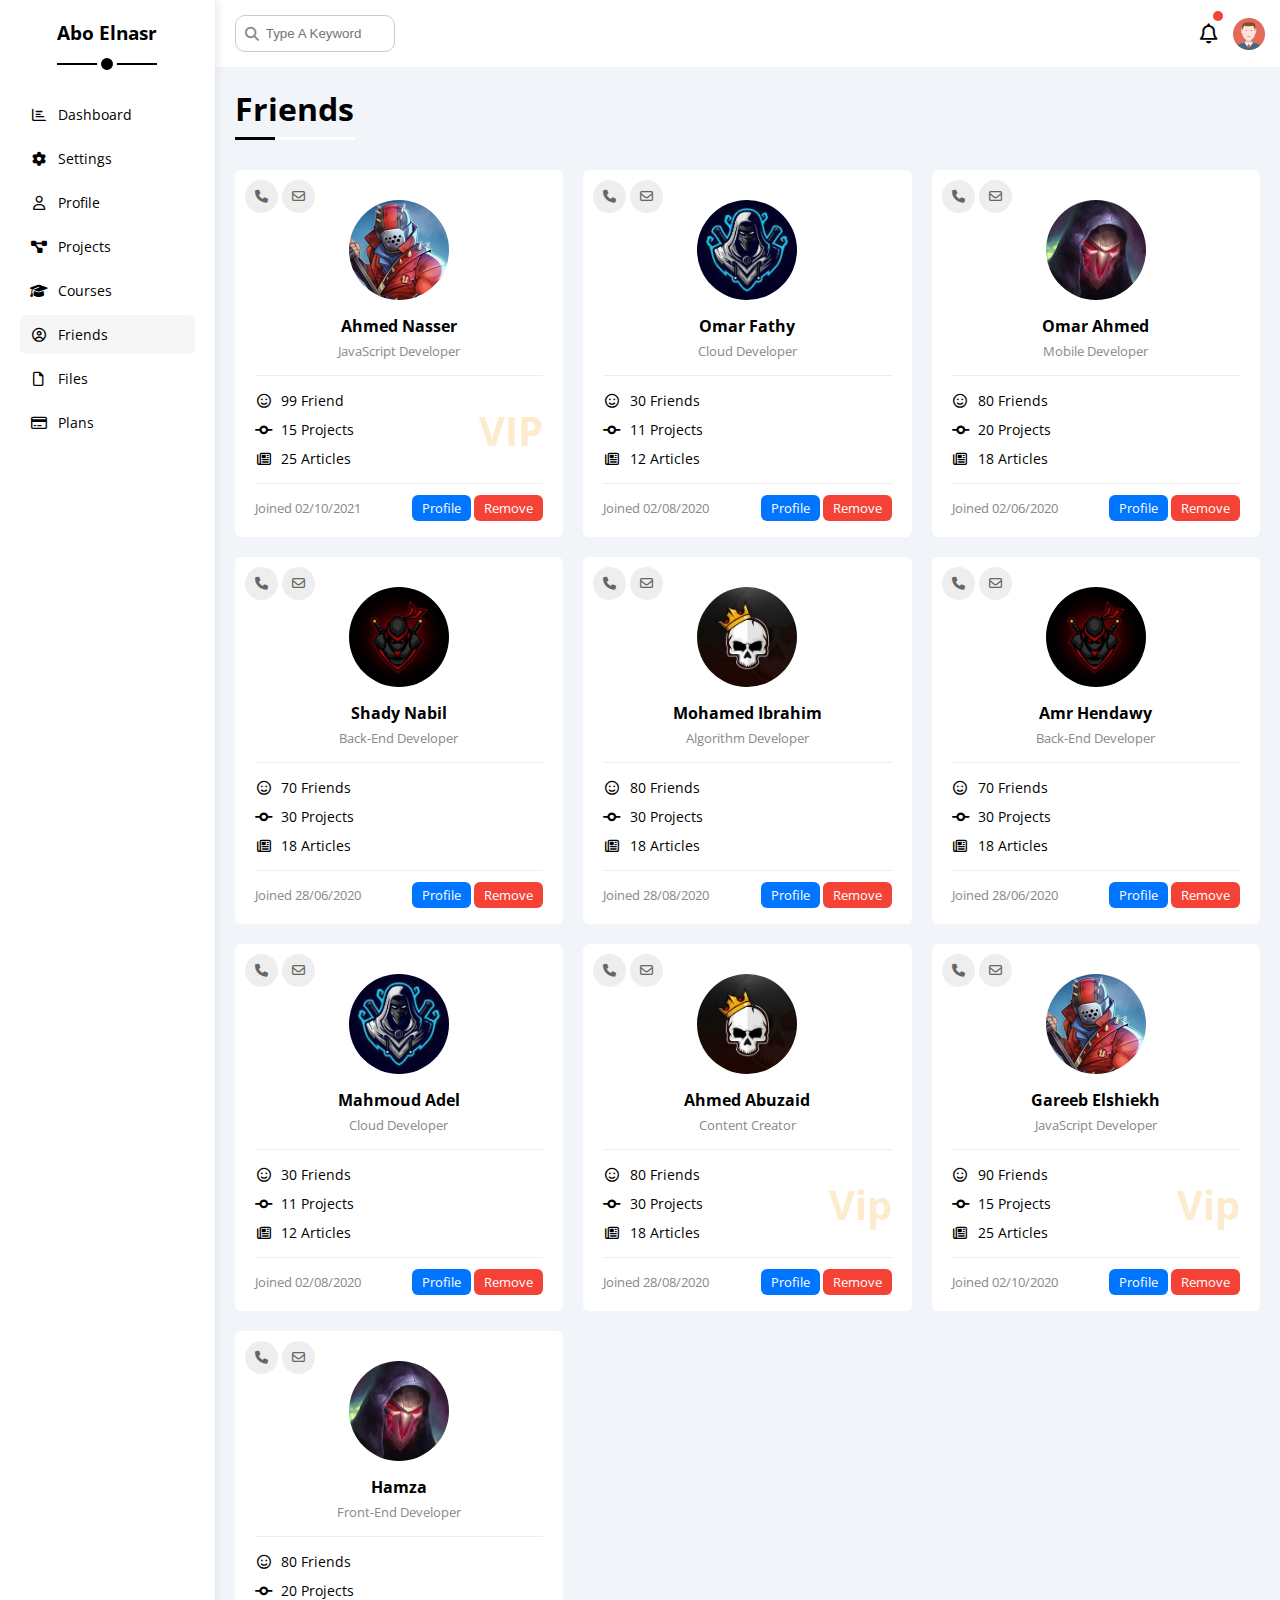
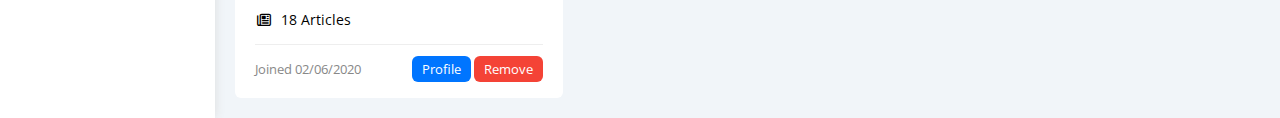
<file: friends.html>
<!DOCTYPE html>
<html lang="en">
  <head>
    <meta charset="UTF-8" />
    <meta http-equiv="X-UA-Compatible" content="IE=edge" />
    <meta name="viewport" content="width=device-width, initial-scale=1.0" />
    <title>Friends</title>
    <link rel="stylesheet" href="all.min.css" />
    <link rel="stylesheet" href="framework.css" />
    <link rel="stylesheet" href="master.css" />
    <link rel="preconnect" href="https://fonts.googleapis.com" />
    <link rel="preconnect" href="https://fonts.gstatic.com" crossorigin />
    <link href="https://fonts.googleapis.com/css2?family=Open+Sans:wght@300;500&display=swap" rel="stylesheet" />
  </head>
  <body>
    <div class="page d-flex">
      <div class="sidebar bg-white p-20 p-relative">
        <h3 class="p-relative txt-c mt-0">Abo Elnasr</h3>
        <ul>
          <li>
            <a class="d-flex align-center fs-14 c-black rad-6 p-10" href="index.html">
              <i class="fa-regular fa-chart-bar fa-fw"></i>
              <span>Dashboard</span>
            </a>
          </li>
          <li>
            <a class="d-flex align-center fs-14 c-black rad-6 p-10" href="settings.html">
              <i class="fa-solid fa-gear fa-fw"></i>
              <span>Settings</span>
            </a>
          </li>
          <li>
            <a class="d-flex align-center fs-14 c-black rad-6 p-10" href="profile.html">
              <i class="fa-regular fa-user fa-fw"></i>
              <span>Profile</span>
            </a>
          </li>
          <li>
            <a class="d-flex align-center fs-14 c-black rad-6 p-10" href="projects.html">
              <i class="fa-solid fa-diagram-project fa-fw"></i>
              <span>Projects</span>
            </a>
          </li>
          <li>
            <a class="d-flex align-center fs-14 c-black rad-6 p-10" href="courses.html">
              <i class="fa-solid fa-graduation-cap fa-fw"></i>
              <span>Courses</span>
            </a>
          </li>
          <li>
            <a class="active d-flex align-center fs-14 c-black rad-6 p-10" href="friends.html">
              <i class="fa-regular fa-circle-user fa-fw"></i>
              <span>Friends</span>
            </a>
          </li>
          <li>
            <a class="d-flex align-center fs-14 c-black rad-6 p-10" href="files.html">
              <i class="fa-regular fa-file fa-fw"></i>
              <span>Files</span>
            </a>
          </li>
          <li>
            <a class="d-flex align-center fs-14 c-black rad-6 p-10" href="plans.html">
              <i class="fa-regular fa-credit-card fa-fw"></i>
              <span>Plans</span>
            </a>
          </li>
        </ul>
      </div>
      <div class="content w-full">
        <!-- Start Head -->
        <div class="head bg-white p-15 between-flex">
          <div class="search p-relative">
            <input class="p-10" type="search" placeholder="Type A Keyword" />
          </div>
          <div class="icons d-flex align-center">
            <span class="notification p-relative">
              <i class="fa-regular fa-bell fa-lg"></i>
            </span>
            <img src="avatar.png" alt="" />
          </div>
        </div>
        <!-- End Head -->
        <h1 class="p-relative">Friends</h1>
        <div class="friends-page d-grid m-20 gap-20">
          <div class="friend bg-white rad-6 p-20 p-relative">
            <div class="contact">
              <i class="fa-solid fa-phone"></i>
              <i class="fa-regular fa-envelope"></i>
            </div>
            <div class="txt-c">
              <img class="rad-half mt-10 mb-10 w-100 h-100" src="friend-01.jpg" alt="" />
              <h4 class="m-0">Ahmed Nasser</h4>
              <p class="c-grey fs-13 mt-5 mb-0">JavaScript Developer</p>
            </div>
            <div class="icons fs-14 p-relative">
              <div class="mb-10">
                <i class="fa-regular fa-face-smile fa-fw"></i>
                <span>99 Friend</span>
              </div>
              <div class="mb-10">
                <i class="fa-solid fa-code-commit fa-fw"></i>
                <span>15 Projects</span>
              </div>
              <div>
                <i class="fa-regular fa-newspaper fa-fw"></i>
                <span>25 Articles</span>
              </div>
              <span class="vip fw-bold c-orange">VIP</span>
            </div>
            <div class="info between-flex fs-13">
              <span class="c-grey">Joined 02/10/2021</span>
              <div>
                <a class="bg-blue c-white btn-shape" href="profile.html">Profile</a>
                <a class="bg-red c-white btn-shape" href="#">Remove</a>
              </div>
            </div>
          </div>
          <div class="friend bg-white rad-6 p-20 p-relative">
            <div class="contact">
              <i class="fa-solid fa-phone"></i>
              <i class="fa-regular fa-envelope"></i>
            </div>
            <div class="txt-c">
              <img class="rad-half mt-10 mb-10 w-100 h-100" src="friend-02.jpg" alt="" />
              <h4 class="m-0">Omar Fathy</h4>
              <p class="c-grey fs-13 mt-5 mb-0">Cloud Developer</p>
            </div>
            <div class="icons fs-14 p-relative">
              <div class="mb-10">
                <i class="fa-regular fa-face-smile fa-fw"></i>
                <span>30 Friends</span>
              </div>
              <div class="mb-10">
                <i class="fa-solid fa-code-commit fa-fw"></i>
                <span>11 Projects</span>
              </div>
              <div>
                <i class="fa-regular fa-newspaper fa-fw"></i>
                <span>12 Articles</span>
              </div>
            </div>
            <div class="info between-flex fs-13">
              <span class="c-grey">Joined 02/08/2020</span>
              <div>
                <a class="bg-blue c-white btn-shape" href="profile.html">Profile</a>
                <a class="bg-red c-white btn-shape" href="">Remove</a>
              </div>
            </div>
          </div>
          <div class="friend bg-white rad-6 p-20 p-relative">
            <div class="contact">
              <i class="fa-solid fa-phone"></i>
              <i class="fa-regular fa-envelope"></i>
            </div>
            <div class="txt-c">
              <img class="rad-half mt-10 mb-10 w-100 h-100" src="friend-03.jpg" alt="" />
              <h4 class="m-0">Omar Ahmed</h4>
              <p class="c-grey fs-13 mt-5 mb-0">Mobile Developer</p>
            </div>
            <div class="icons fs-14 p-relative">
              <div class="mb-10">
                <i class="fa-regular fa-face-smile fa-fw"></i>
                <span>80 Friends</span>
              </div>
              <div class="mb-10">
                <i class="fa-solid fa-code-commit fa-fw"></i>
                <span>20 Projects</span>
              </div>
              <div>
                <i class="fa-regular fa-newspaper fa-fw"></i>
                <span>18 Articles</span>
              </div>
            </div>
            <div class="info between-flex fs-13">
              <span class="c-grey">Joined 02/06/2020</span>
              <div>
                <a class="bg-blue c-white btn-shape" href="profile.html">Profile</a>
                <a class="bg-red c-white btn-shape" href="">Remove</a>
              </div>
            </div>
          </div>
          <div class="friend bg-white rad-6 p-20 p-relative">
            <div class="contact">
              <i class="fa-solid fa-phone"></i>
              <i class="fa-regular fa-envelope"></i>
            </div>
            <div class="txt-c">
              <img class="rad-half mt-10 mb-10 w-100 h-100" src="friend-04.jpg" alt="" />
              <h4 class="m-0">Shady Nabil</h4>
              <p class="c-grey fs-13 mt-5 mb-0">Back-End Developer</p>
            </div>
            <div class="icons fs-14 p-relative">
              <div class="mb-10">
                <i class="fa-regular fa-face-smile fa-fw"></i>
                <span>70 Friends</span>
              </div>
              <div class="mb-10">
                <i class="fa-solid fa-code-commit fa-fw"></i>
                <span>30 Projects</span>
              </div>
              <div>
                <i class="fa-regular fa-newspaper fa-fw"></i>
                <span>18 Articles</span>
              </div>
            </div>
            <div class="info between-flex fs-13">
              <span class="c-grey">Joined 28/06/2020</span>
              <div>
                <a class="bg-blue c-white btn-shape" href="profile.html">Profile</a>
                <a class="bg-red c-white btn-shape" href="">Remove</a>
              </div>
            </div>
          </div>
          <div class="friend bg-white rad-6 p-20 p-relative">
            <div class="contact">
              <i class="fa-solid fa-phone"></i>
              <i class="fa-regular fa-envelope"></i>
            </div>
            <div class="txt-c">
              <img class="rad-half mt-10 mb-10 w-100 h-100" src="friend-05.jpg" alt="" />
              <h4 class="m-0">Mohamed Ibrahim</h4>
              <p class="c-grey fs-13 mt-5 mb-0">Algorithm Developer</p>
            </div>
            <div class="icons fs-14 p-relative">
              <div class="mb-10">
                <i class="fa-regular fa-face-smile fa-fw"></i>
                <span>80 Friends</span>
              </div>
              <div class="mb-10">
                <i class="fa-solid fa-code-commit fa-fw"></i>
                <span>30 Projects</span>
              </div>
              <div>
                <i class="fa-regular fa-newspaper fa-fw"></i>
                <span>18 Articles</span>
              </div>
            </div>
            <div class="info between-flex fs-13">
              <span class="c-grey">Joined 28/08/2020</span>
              <div>
                <a class="bg-blue c-white btn-shape" href="profile.html">Profile</a>
                <a class="bg-red c-white btn-shape" href="">Remove</a>
              </div>
            </div>
          </div>
          <div class="friend bg-white rad-6 p-20 p-relative">
            <div class="contact">
              <i class="fa-solid fa-phone"></i>
              <i class="fa-regular fa-envelope"></i>
            </div>
            <div class="txt-c">
              <img class="rad-half mt-10 mb-10 w-100 h-100" src="friend-04.jpg" alt="" />
              <h4 class="m-0">Amr Hendawy</h4>
              <p class="c-grey fs-13 mt-5 mb-0">Back-End Developer</p>
            </div>
            <div class="icons fs-14 p-relative">
              <div class="mb-10">
                <i class="fa-regular fa-face-smile fa-fw"></i>
                <span>70 Friends</span>
              </div>
              <div class="mb-10">
                <i class="fa-solid fa-code-commit fa-fw"></i>
                <span>30 Projects</span>
              </div>
              <div>
                <i class="fa-regular fa-newspaper fa-fw"></i>
                <span>18 Articles</span>
              </div>
            </div>
            <div class="info between-flex fs-13">
              <span class="c-grey">Joined 28/06/2020</span>
              <div>
                <a class="bg-blue c-white btn-shape" href="profile.html">Profile</a>
                <a class="bg-red c-white btn-shape" href="">Remove</a>
              </div>
            </div>
          </div>
          <div class="friend bg-white rad-6 p-20 p-relative">
            <div class="contact">
              <i class="fa-solid fa-phone"></i>
              <i class="fa-regular fa-envelope"></i>
            </div>
            <div class="txt-c">
              <img class="rad-half mt-10 mb-10 w-100 h-100" src="friend-02.jpg" alt="" />
              <h4 class="m-0">Mahmoud Adel</h4>
              <p class="c-grey fs-13 mt-5 mb-0">Cloud Developer</p>
            </div>
            <div class="icons fs-14 p-relative">
              <div class="mb-10">
                <i class="fa-regular fa-face-smile fa-fw"></i>
                <span>30 Friends</span>
              </div>
              <div class="mb-10">
                <i class="fa-solid fa-code-commit fa-fw"></i>
                <span>11 Projects</span>
              </div>
              <div>
                <i class="fa-regular fa-newspaper fa-fw"></i>
                <span>12 Articles</span>
              </div>
            </div>
            <div class="info between-flex fs-13">
              <span class="c-grey">Joined 02/08/2020</span>
              <div>
                <a class="bg-blue c-white btn-shape" href="profile.html">Profile</a>
                <a class="bg-red c-white btn-shape" href="">Remove</a>
              </div>
            </div>
          </div>
          <div class="friend bg-white rad-6 p-20 p-relative">
            <div class="contact">
              <i class="fa-solid fa-phone"></i>
              <i class="fa-regular fa-envelope"></i>
            </div>
            <div class="txt-c">
              <img class="rad-half mt-10 mb-10 w-100 h-100" src="friend-05.jpg" alt="" />
              <h4 class="m-0">Ahmed Abuzaid</h4>
              <p class="c-grey fs-13 mt-5 mb-0">Content Creator</p>
            </div>
            <div class="icons fs-14 p-relative">
              <div class="mb-10">
                <i class="fa-regular fa-face-smile fa-fw"></i>
                <span>80 Friends</span>
              </div>
              <div class="mb-10">
                <i class="fa-solid fa-code-commit fa-fw"></i>
                <span>30 Projects</span>
              </div>
              <div>
                <i class="fa-regular fa-newspaper fa-fw"></i>
                <span>18 Articles</span>
              </div>
              <span class="vip fw-bold c-orange">Vip</span>
            </div>
            <div class="info between-flex fs-13">
              <span class="c-grey">Joined 28/08/2020</span>
              <div>
                <a class="bg-blue c-white btn-shape" href="profile.html">Profile</a>
                <a class="bg-red c-white btn-shape" href="">Remove</a>
              </div>
            </div>
          </div>
          <div class="friend bg-white rad-6 p-20 p-relative">
            <div class="contact">
              <i class="fa-solid fa-phone"></i>
              <i class="fa-regular fa-envelope"></i>
            </div>
            <div class="txt-c">
              <img class="rad-half mt-10 mb-10 w-100 h-100" src="friend-01.jpg" alt="" />
              <h4 class="m-0">Gareeb Elshiekh</h4>
              <p class="c-grey fs-13 mt-5 mb-0">JavaScript Developer</p>
            </div>
            <div class="icons fs-14 p-relative">
              <div class="mb-10">
                <i class="fa-regular fa-face-smile fa-fw"></i>
                <span>90 Friends</span>
              </div>
              <div class="mb-10">
                <i class="fa-solid fa-code-commit fa-fw"></i>
                <span>15 Projects</span>
              </div>
              <div>
                <i class="fa-regular fa-newspaper fa-fw"></i>
                <span>25 Articles</span>
              </div>
              <span class="vip fw-bold c-orange">Vip</span>
            </div>
            <div class="info between-flex fs-13">
              <span class="c-grey">Joined 02/10/2020</span>
              <div>
                <a class="bg-blue c-white btn-shape" href="profile.html">Profile</a>
                <a class="bg-red c-white btn-shape" href="">Remove</a>
              </div>
            </div>
          </div>
          <div class="friend bg-white rad-6 p-20 p-relative">
            <div class="contact">
              <i class="fa-solid fa-phone"></i>
              <i class="fa-regular fa-envelope"></i>
            </div>
            <div class="txt-c">
              <img class="rad-half mt-10 mb-10 w-100 h-100" src="friend-03.jpg" alt="" />
              <h4 class="m-0">Hamza</h4>
              <p class="c-grey fs-13 mt-5 mb-0">Front-End Developer</p>
            </div>
            <div class="icons fs-14 p-relative">
              <div class="mb-10">
                <i class="fa-regular fa-face-smile fa-fw"></i>
                <span>80 Friends</span>
              </div>
              <div class="mb-10">
                <i class="fa-solid fa-code-commit fa-fw"></i>
                <span>20 Projects</span>
              </div>
              <div>
                <i class="fa-regular fa-newspaper fa-fw"></i>
                <span>18 Articles</span>
              </div>
            </div>
            <div class="info between-flex fs-13">
              <span class="c-grey">Joined 02/06/2020</span>
              <div>
                <a class="bg-blue c-white btn-shape" href="profile.html">Profile</a>
                <a class="bg-red c-white btn-shape" href="">Remove</a>
              </div>
            </div>
          </div>
        </div>
      </div>
    </div>
  </body>
</html>
</file>
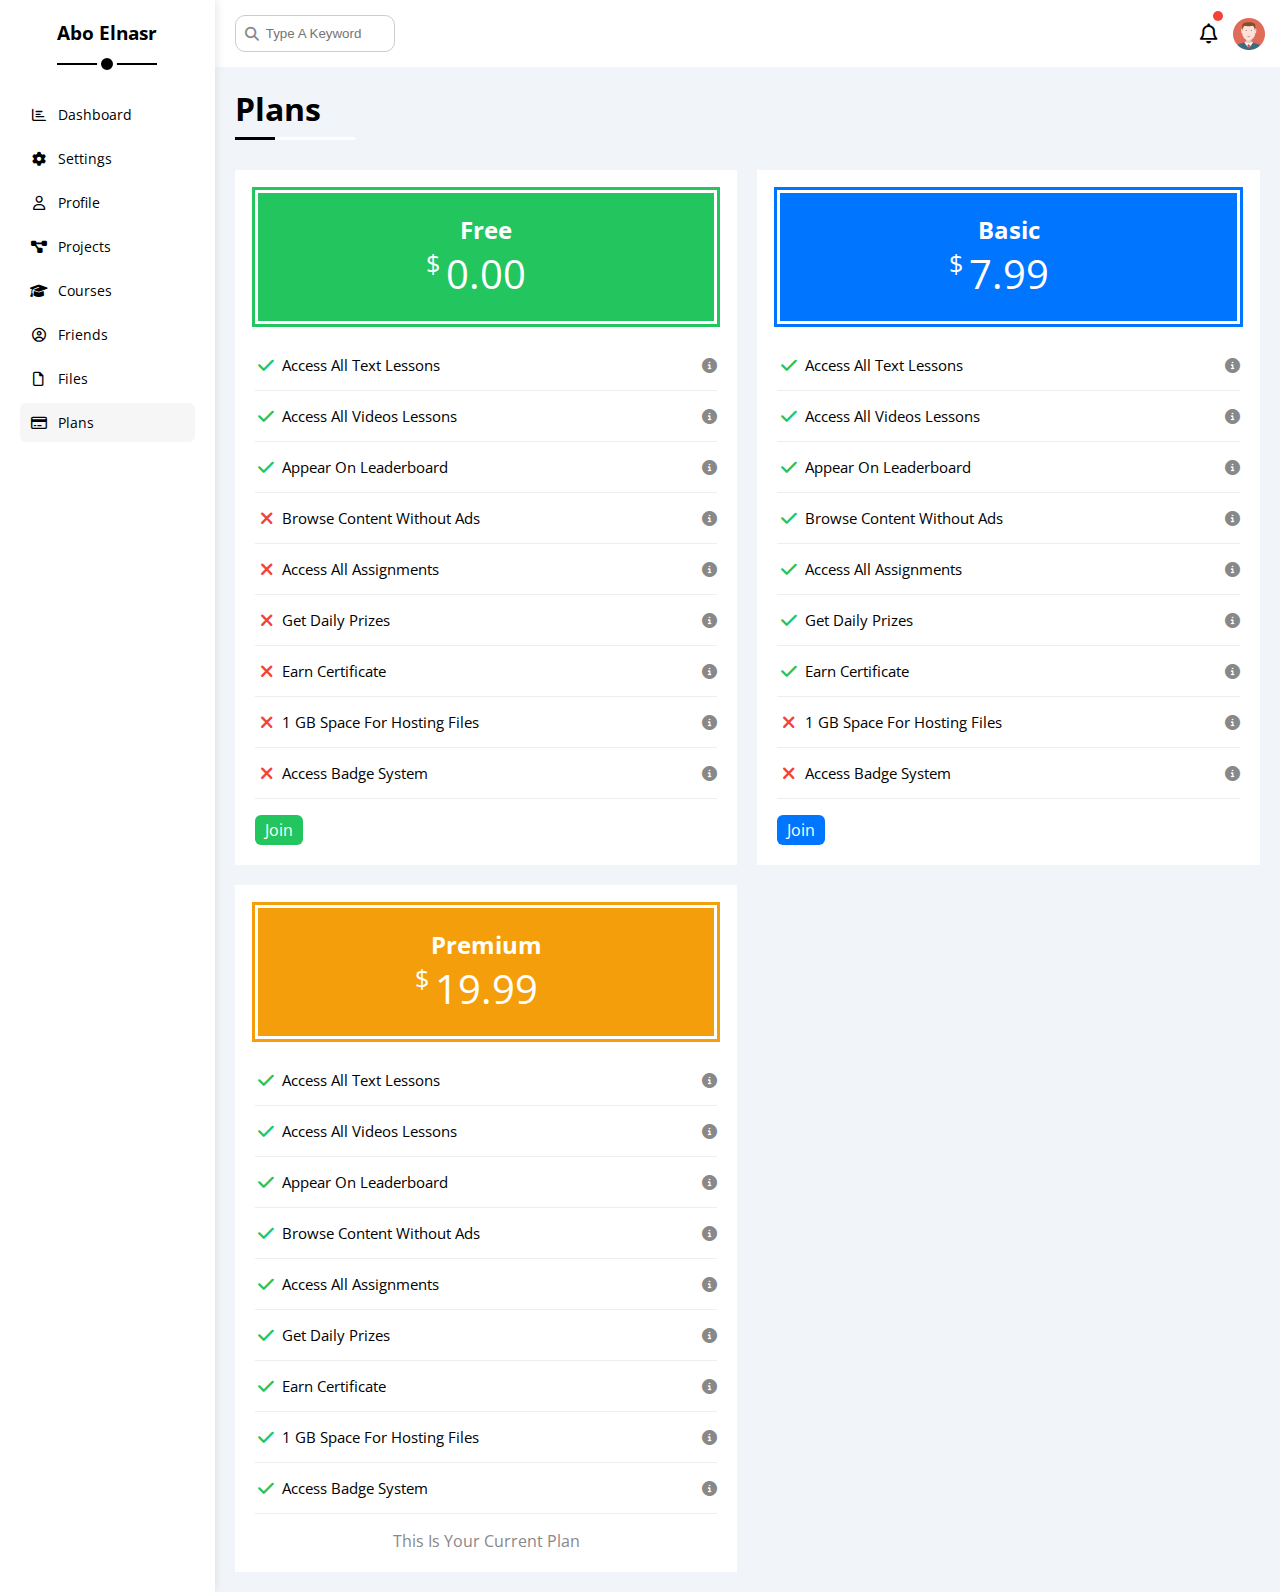
<file: plans.html>
<!DOCTYPE html>
<html lang="en">
  <head>
    <meta charset="UTF-8" />
    <meta http-equiv="X-UA-Compatible" content="IE=edge" />
    <meta name="viewport" content="width=device-width, initial-scale=1.0" />
    <title>Plans</title>
    <link rel="stylesheet" href="all.min.css" />
    <link rel="stylesheet" href="framework.css" />
    <link rel="stylesheet" href="master.css" />
    <link rel="preconnect" href="https://fonts.googleapis.com" />
    <link rel="preconnect" href="https://fonts.gstatic.com" crossorigin />
    <link href="https://fonts.googleapis.com/css2?family=Open+Sans:wght@300;500&display=swap" rel="stylesheet" />
  </head>
  <body>
    <div class="page d-flex">
      <div class="sidebar bg-white p-20 p-relative">
        <h3 class="p-relative txt-c mt-0">Abo Elnasr</h3>
        <ul>
          <li>
            <a class="d-flex align-center fs-14 c-black rad-6 p-10" href="index.html">
              <i class="fa-regular fa-chart-bar fa-fw"></i>
              <span>Dashboard</span>
            </a>
          </li>
          <li>
            <a class="d-flex align-center fs-14 c-black rad-6 p-10" href="settings.html">
              <i class="fa-solid fa-gear fa-fw"></i>
              <span>Settings</span>
            </a>
          </li>
          <li>
            <a class="d-flex align-center fs-14 c-black rad-6 p-10" href="profile.html">
              <i class="fa-regular fa-user fa-fw"></i>
              <span>Profile</span>
            </a>
          </li>
          <li>
            <a class="d-flex align-center fs-14 c-black rad-6 p-10" href="projects.html">
              <i class="fa-solid fa-diagram-project fa-fw"></i>
              <span>Projects</span>
            </a>
          </li>
          <li>
            <a class="d-flex align-center fs-14 c-black rad-6 p-10" href="courses.html">
              <i class="fa-solid fa-graduation-cap fa-fw"></i>
              <span>Courses</span>
            </a>
          </li>
          <li>
            <a class="d-flex align-center fs-14 c-black rad-6 p-10" href="friends.html">
              <i class="fa-regular fa-circle-user fa-fw"></i>
              <span>Friends</span>
            </a>
          </li>
          <li>
            <a class="d-flex align-center fs-14 c-black rad-6 p-10" href="files.html">
              <i class="fa-regular fa-file fa-fw"></i>
              <span>Files</span>
            </a>
          </li>
          <li>
            <a class="active d-flex align-center fs-14 c-black rad-6 p-10" href="plans.html">
              <i class="fa-regular fa-credit-card fa-fw"></i>
              <span>Plans</span>
            </a>
          </li>
        </ul>
      </div>
      <div class="content w-full">
        <!-- Start Head -->
        <div class="head bg-white p-15 between-flex">
          <div class="search p-relative">
            <input class="p-10" type="search" placeholder="Type A Keyword" />
          </div>
          <div class="icons d-flex align-center">
            <span class="notification p-relative">
              <i class="fa-regular fa-bell fa-lg"></i>
            </span>
            <img src="avatar.png" alt="" />
          </div>
        </div>
        <!-- End Head -->
        <h1 class="p-relative">Plans</h1>
        <div class="plans-page d-grid m-20 gap-20">
          <div class="plan green bg-white p-20">
            <div class="top bg-green txt-c p-20">
              <h2 class="m-0 c-white">Free</h2>
              <div class="price c-white"><span>$</span>0.00</div>
            </div>
            <ul>
              <li>
                <i class="fa-solid fa-check fa-fw yes"></i>
                <span>Access All Text Lessons</span>
                <i class="fa-solid fa-circle-info help"></i>
              </li>
              <li>
                <i class="fa-solid fa-check fa-fw yes"></i>
                <span>Access All Videos Lessons</span>
                <i class="fa-solid fa-circle-info help"></i>
              </li>
              <li>
                <i class="fa-solid fa-check fa-fw yes"></i>
                <span>Appear On Leaderboard</span>
                <i class="fa-solid fa-circle-info help"></i>
              </li>
              <li>
                <i class="fa-solid fa-xmark fa-fw"></i>
                <span>Browse Content Without Ads</span>
                <i class="fa-solid fa-circle-info help"></i>
              </li>
              <li>
                <i class="fa-solid fa-xmark fa-fw"></i>
                <span>Access All Assignments</span>
                <i class="fa-solid fa-circle-info help"></i>
              </li>
              <li>
                <i class="fa-solid fa-xmark fa-fw"></i>
                <span>Get Daily Prizes</span>
                <i class="fa-solid fa-circle-info help"></i>
              </li>
              <li>
                <i class="fa-solid fa-xmark fa-fw"></i>
                <span>Earn Certificate</span>
                <i class="fa-solid fa-circle-info help"></i>
              </li>
              <li>
                <i class="fa-solid fa-xmark fa-fw"></i>
                <span>1 GB Space For Hosting Files</span>
                <i class="fa-solid fa-circle-info help"></i>
              </li>
              <li>
                <i class="fa-solid fa-xmark fa-fw"></i>
                <span>Access Badge System</span>
                <i class="fa-solid fa-circle-info help"></i>
              </li>
            </ul>
            <a href="#" class="btn-shape bg-green c-white d-block w-fit">Join</a>
          </div>
          <!-- Start Plan -->
          <div class="plan blue bg-white p-20">
            <div class="top bg-blue txt-c p-20">
              <h2 class="m-0 c-white">Basic</h2>
              <div class="price c-white"><span>$</span>7.99</div>
            </div>
            <ul class="list-none p-0">
              <li>
                <i class="fa-solid fa-check fa-fw yes"></i>
                <span>Access All Text Lessons</span>
                <i class="fa-solid fa-circle-info help"></i>
              </li>
              <li>
                <i class="fa-solid fa-check fa-fw yes"></i>
                <span>Access All Videos Lessons</span>
                <i class="fa-solid fa-circle-info help"></i>
              </li>
              <li>
                <i class="fa-solid fa-check fa-fw yes"></i>
                <span>Appear On Leaderboard</span>
                <i class="fa-solid fa-circle-info help"></i>
              </li>
              <li>
                <i class="fa-solid fa-check fa-fw yes"></i>
                <span>Browse Content Without Ads</span>
                <i class="fa-solid fa-circle-info help"></i>
              </li>
              <li>
                <i class="fa-solid fa-check fa-fw yes"></i>
                <span>Access All Assignments</span>
                <i class="fa-solid fa-circle-info help"></i>
              </li>
              <li>
                <i class="fa-solid fa-check fa-fw yes"></i>
                <span>Get Daily Prizes</span>
                <i class="fa-solid fa-circle-info help"></i>
              </li>
              <li>
                <i class="fa-solid fa-check fa-fw yes"></i>
                <span>Earn Certificate</span>
                <i class="fa-solid fa-circle-info help"></i>
              </li>
              <li>
                <i class="fa-solid fa-xmark fa-fw"></i>
                <span>1 GB Space For Hosting Files</span>
                <i class="fa-solid fa-circle-info help"></i>
              </li>
              <li>
                <i class="fa-solid fa-xmark fa-fw"></i>
                <span>Access Badge System</span>
                <i class="fa-solid fa-circle-info help"></i>
              </li>
            </ul>
            <a href="#" class="btn-shape bg-blue c-white d-block w-fit">Join</a>
          </div>
          <!-- End Plan -->
          <!-- Start Plan -->
          <div class="plan orange bg-white p-20">
            <div class="top bg-orange txt-c p-20">
              <h2 class="m-0 c-white">Premium</h2>
              <div class="price c-white"><span>$</span>19.99</div>
            </div>
            <ul class="list-none p-0">
              <li>
                <i class="fa-solid fa-check fa-fw yes"></i>
                <span>Access All Text Lessons</span>
                <i class="fa-solid fa-circle-info help"></i>
              </li>
              <li>
                <i class="fa-solid fa-check fa-fw yes"></i>
                <span>Access All Videos Lessons</span>
                <i class="fa-solid fa-circle-info help"></i>
              </li>
              <li>
                <i class="fa-solid fa-check fa-fw yes"></i>
                <span>Appear On Leaderboard</span>
                <i class="fa-solid fa-circle-info help"></i>
              </li>
              <li>
                <i class="fa-solid fa-check fa-fw yes"></i>
                <span>Browse Content Without Ads</span>
                <i class="fa-solid fa-circle-info help"></i>
              </li>
              <li>
                <i class="fa-solid fa-check fa-fw yes"></i>
                <span>Access All Assignments</span>
                <i class="fa-solid fa-circle-info help"></i>
              </li>
              <li>
                <i class="fa-solid fa-check fa-fw yes"></i>
                <span>Get Daily Prizes</span>
                <i class="fa-solid fa-circle-info help"></i>
              </li>
              <li>
                <i class="fa-solid fa-check fa-fw yes"></i>
                <span>Earn Certificate</span>
                <i class="fa-solid fa-circle-info help"></i>
              </li>
              <li>
                <i class="fa-solid fa-check fa-fw yes"></i>
                <span>1 GB Space For Hosting Files</span>
                <i class="fa-solid fa-circle-info help"></i>
              </li>
              <li>
                <i class="fa-solid fa-check fa-fw yes"></i>
                <span>Access Badge System</span>
                <i class="fa-solid fa-circle-info help"></i>
              </li>
            </ul>
            <p class="c-grey m-0 txt-c">This Is Your Current Plan</p>
          </div>
          <!-- End Plan -->
        </div>
      </div>
    </div>
  </body>
</html>
</file>
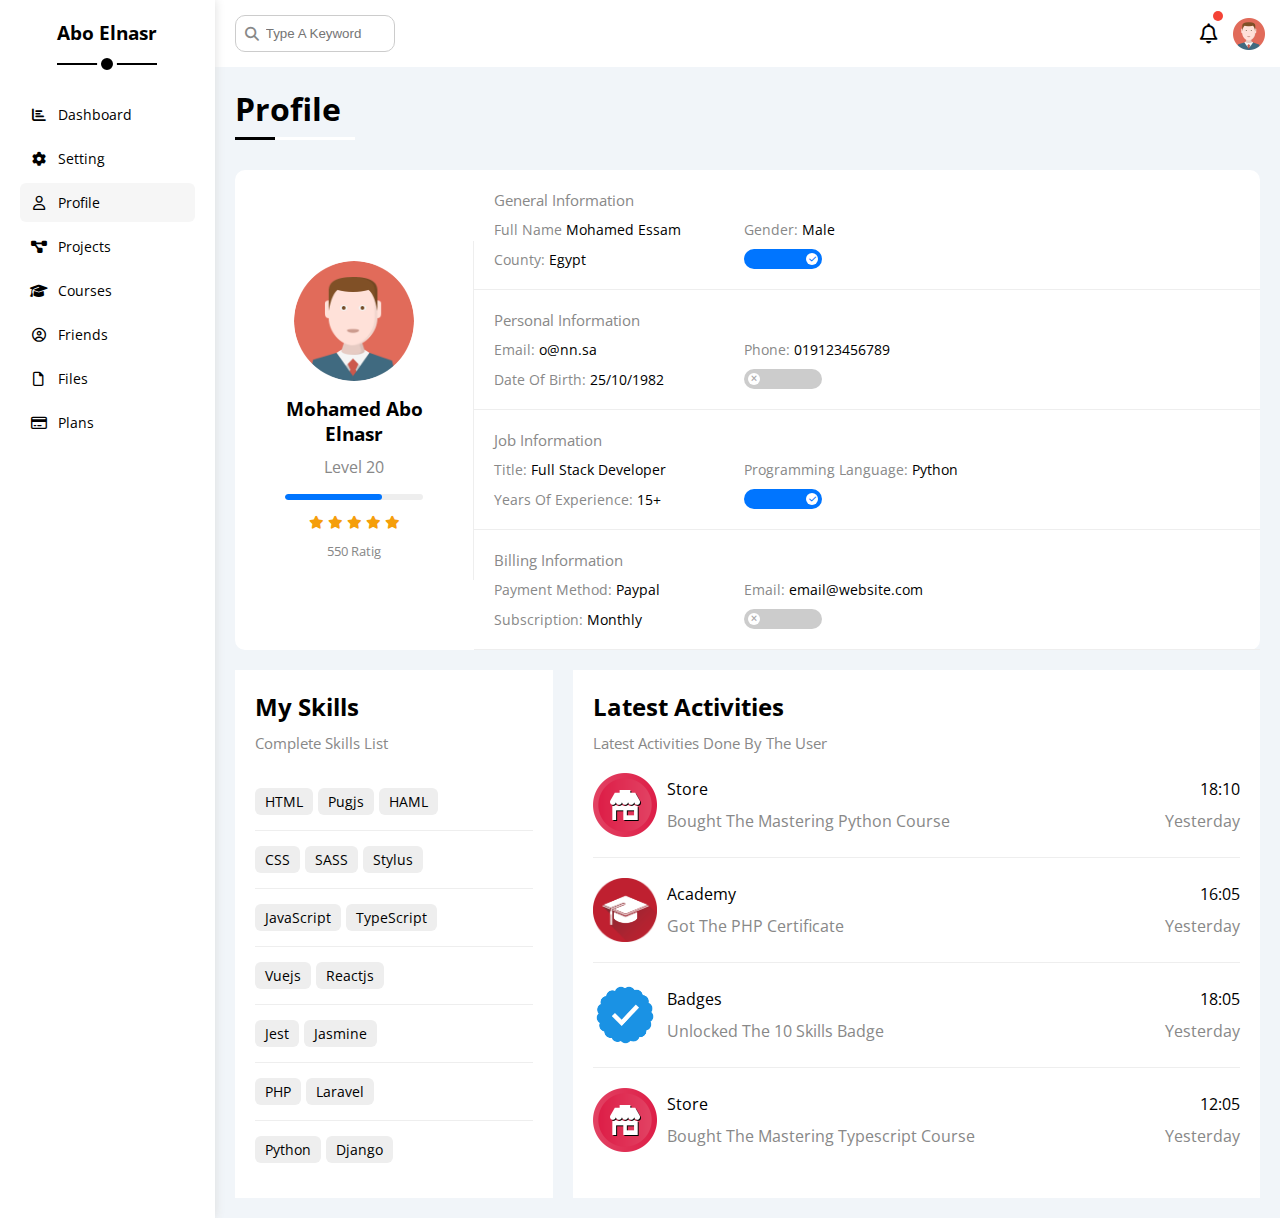
<file: profile.html>
<!DOCTYPE html>
<html lang="en">
  <head>
    <meta charset="utf-8" />
    <meta http-equiv="X-UA-Compatible" content="IE=edge" />
    <meta name="viewport" content="width=device-width, initial-scale=1.0" />
    <title>Profile</title>
    <link rel="stylesheet" href="all.min.css" />
    <link rel="stylesheet" href="framework.css" />
    <link rel="stylesheet" href="master.css" />
    <link rel="preconnect" href="https://fonts.googleapis.com" />
    <link rel="preconnect" href="https://fonts.gstatic.com" crossorigin />
    <link rel="stylesheet" href="https://fonts.googleapis.com/css2?family=Open+Sans:wght@300;500&display=swap" />
  </head>
  <body>
    <div class="page d-flex">
      <div class="sidebar bg-white p-20 p-relative">
        <h3 class="p-relative txt-c mt-0">Abo Elnasr</h3>
        <ul>
          <li>
            <a class="d-flex align-center fs-14 c-black rad-6 p-10" href="index.html">
              <i class="fa-solid fa-chart-bar fa-fw"></i>
              <span>Dashboard</span>
            </a>
          </li>
          <li>
            <a class="d-flex align-center fs-14 c-black rad-6 p-10" href="setting.html">
              <i class="fa-solid fa-gear fa-fw"></i>
              <span>Setting</span>
            </a>
          </li>
          <li>
            <a class="active d-flex align-center fs-14 c-black rad-6 p-10" href="profile.html">
              <i class="fa-regular fa-user fa-fw"></i>
              <span>Profile</span>
            </a>
          </li>
          <li>
            <a class="d-flex align-center fs-14 c-black rad-6 p-10" href="projects.html">
              <i class="fa-solid fa-diagram-project fa-fw"></i>
              <span>Projects</span>
            </a>
          </li>
          <li>
            <a class="d-flex align-center fs-14 c-black rad-6 p-10" href="courses.html">
              <i class="fa-solid fa-graduation-cap fa-fw"></i>
              <span>Courses</span>
            </a>
          </li>
          <li>
            <a class="d-flex align-center fs-14 c-black rad-6 p-10" href="friends.html">
              <i class="fa-regular fa-circle-user fa-fw"></i>
              <span>Friends</span>
            </a>
          </li>
          <li>
            <a class="d-flex align-center fs-14 c-black rad-6 p-10" href="files.html">
              <i class="fa-regular fa-file fa-fw"></i>
              <span>Files</span>
            </a>
          </li>
          <li>
            <a class="d-flex align-center fs-14 c-black rad-6 p-10" href="plans.html">
              <i class="fa-regular fa-credit-card fa-fw"></i>
              <span>Plans</span>
            </a>
          </li>
        </ul>
      </div>
      <div class="content w-full">
        <!-- Start Head -->
        <div class="head bg-white p-15 between-flex">
          <div class="search p-relative">
            <input class="p-10" type="search" placeholder="Type A Keyword" />
          </div>
          <div class="icons d-flex align-center">
            <div class="notification p-relative">
              <span><i class="fa-regular fa-bell fa-lg"></i></span>
            </div>
            <img src="avatar.png" alt="" />
          </div>
        </div>
        <!-- End Head -->
        <h1 class="p-relative">Profile</h1>
        <div class="profile-page m-20">
          <!-- Start overview -->
          <div class="overview bg-white rad-10 d-flex align-center">
            <div class="avatar-box txt-c p-20">
              <img class="rad-half mb-10" src="avatar.png" alt="" />
              <h3 class="m-0 ">Mohamed Abo Elnasr</h3>
              <p class="c-grey mt-10">Level 20</p>
              <div class="level rad-6 bg-eee p-relative">
                <span style="width: 70%"></span>
              </div>
              <div class="rating mt-10 mb-10">
                <i class="fa-solid fa-star c-orange fs-13"></i>
                <i class="fa-solid fa-star c-orange fs-13"></i>
                <i class="fa-solid fa-star c-orange fs-13"></i>
                <i class="fa-solid fa-star c-orange fs-13"></i>
                <i class="fa-solid fa-star c-orange fs-13"></i>
              </div>
              <p class="c-grey m-0 fs-13">550 Ratig</p>
            </div>
            <div class="info-box w-full txt-c-mobile">
              <!-- Start Information Row -->
              <div class="box p-20 d-flex align-center">
                <h4 class="c-grey fs-15 m-0 w-full">General Information</h4>
                <div class="fs-14">
                  <span class="c-grey">Full Name</span>
                  <span>Mohamed Essam</span>
                </div>
                <div class="fs-14">
                  <span class="c-grey">Gender:</span>
                  <span>Male</span>
                </div>
                <div class="fs-14">
                  <span class="c-grey">County:</span>
                  <span>Egypt</span>
                </div>
                <div class="fs-14">
                  <label>
                    <input class="toggle-checkbox" type="checkbox" checked />
                    <div class="toggle-switch"></div>
                  </label>
                </div>
              </div>
              <!-- End Information Row -->
              <!-- Start Information Row -->
              <div class="box p-20 d-flex align-center">
                <h4 class="c-grey w-full fs-15 m-0">Personal Information</h4>
                <div class="fs-14">
                  <span class="c-grey">Email:</span>
                  <span>o@nn.sa</span>
                </div>
                <div class="fs-14">
                  <span class="c-grey">Phone:</span>
                  <span>019123456789</span>
                </div>
                <div class="fs-14">
                  <span class="c-grey">Date Of Birth:</span>
                  <span>25/10/1982</span>
                </div>
                <div class="fs-14">
                  <label>
                    <input class="toggle-checkbox" type="checkbox" />
                    <div class="toggle-switch"></div>
                  </label>
                </div>
              </div>
              <!-- End Information Row -->
              <!-- Start Information Row -->
              <div class="box p-20 d-flex align-center">
                <h4 class="c-grey w-full fs-15 m-0">Job Information</h4>
                <div class="fs-14">
                  <span class="c-grey">Title:</span>
                  <span>Full Stack Developer</span>
                </div>
                <div class="fs-14">
                  <span class="c-grey">Programming Language:</span>
                  <span>Python</span>
                </div>
                <div class="fs-14">
                  <span class="c-grey">Years Of Experience:</span>
                  <span>15+</span>
                </div>
                <div class="fs-14">
                  <label>
                    <input class="toggle-checkbox" type="checkbox" checked />
                    <div class="toggle-switch"></div>
                  </label>
                </div>
              </div>
              <!-- End Information Row -->
              <!-- Start Information Row -->
              <div class="box p-20 d-flex align-center">
                <h4 class="c-grey w-full fs-15 m-0">Billing Information</h4>
                <div class="fs-14">
                  <span class="c-grey">Payment Method:</span>
                  <span>Paypal</span>
                </div>
                <div class="fs-14">
                  <span class="c-grey">Email:</span>
                  <span>email@website.com</span>
                </div>
                <div class="fs-14">
                  <span class="c-grey">Subscription:</span>
                  <span>Monthly</span>
                </div>
                <div class="fs-14">
                  <label>
                    <input class="toggle-checkbox" type="checkbox" />
                    <div class="toggle-switch"></div>
                  </label>
                </div>
              </div>
              <!-- End Information Row -->
            </div>
          </div>
          <!-- End overview -->
          <!-- Start Other Data -->
          <div class="other-data d-flex gap-20">
            <div class="skills-card p-20 bg-white rad-ra mt-20">
              <h2 class="mt-0 mb-10">My Skills</h2>
              <p class="mt-0 mb-20 c-grey fs-15">Complete Skills List</p>
              <ul class="m-0 txt-c-mobile">
                <li><span>HTML</span><span>Pugjs</span><span>HAML</span></li>
                <li><span>CSS</span><span>SASS</span><span>Stylus</span></li>
                <li><span>JavaScript</span><span>TypeScript</span></li>
                <li><span>Vuejs</span><span>Reactjs</span></li>
                <li><span>Jest</span><span>Jasmine</span></li>
                <li><span>PHP</span><span>Laravel</span></li>
                <li><span>Python</span><span>Django</span></li>
              </ul>
            </div>
            <div class="activities p-20 bg-white rad-ra mt-20">
              <h2 class="mt-0 mb-10">Latest Activities</h2>
              <p class="mt-0 mb-20 c-grey fs-15">Latest Activities Done By The User</p>
              <div class="activity d-flex align-center txt-c-mobile">
                <img src="activity-01.png" alt="" />
                <div class="info">
                  <span class="d-block mb-10">Store</span>
                  <span class="c-grey">Bought The Mastering Python Course</span>
                </div>
                <div class="date">
                  <span class="d-block mb-10">18:10</span>
                  <span class="c-grey">Yesterday</span>
                </div>
              </div>
              <div class="activity d-flex align-center txt-c-mobile">
                <img src="activity-02.png" alt="" />
                <div class="info">
                  <span class="d-block mb-10">Academy</span>
                  <span class="c-grey">Got The PHP Certificate</span>
                </div>
                <div class="date">
                  <span class="d-block mb-10">16:05</span>
                  <span class="c-grey">Yesterday</span>
                </div>
              </div>
              <div class="activity d-flex align-center txt-c-mobile">
                <img src="activity-03.png" alt="" />
                <div class="info">
                  <span class="d-block mb-10">Badges</span>
                  <span class="c-grey">Unlocked The 10 Skills Badge</span>
                </div>
                <div class="date">
                  <span class="d-block mb-10">18:05</span>
                  <span class="c-grey">Yesterday</span>
                </div>
              </div>
              <div class="activity d-flex align-center txt-c-mobile">
                <img src="activity-01.png" alt="" />
                <div class="info">
                  <span class="d-block mb-10">Store</span>
                  <span class="c-grey">Bought The Mastering Typescript Course</span>
                </div>
                <div class="date">
                  <span class="d-block mb-10">12:05</span>
                  <span class="c-grey">Yesterday</span>
                </div>
              </div>
            </div>
          </div>
          <!-- End Other Data -->
        </div>
      </div>
    </div>
  </body>
</html>
</file>
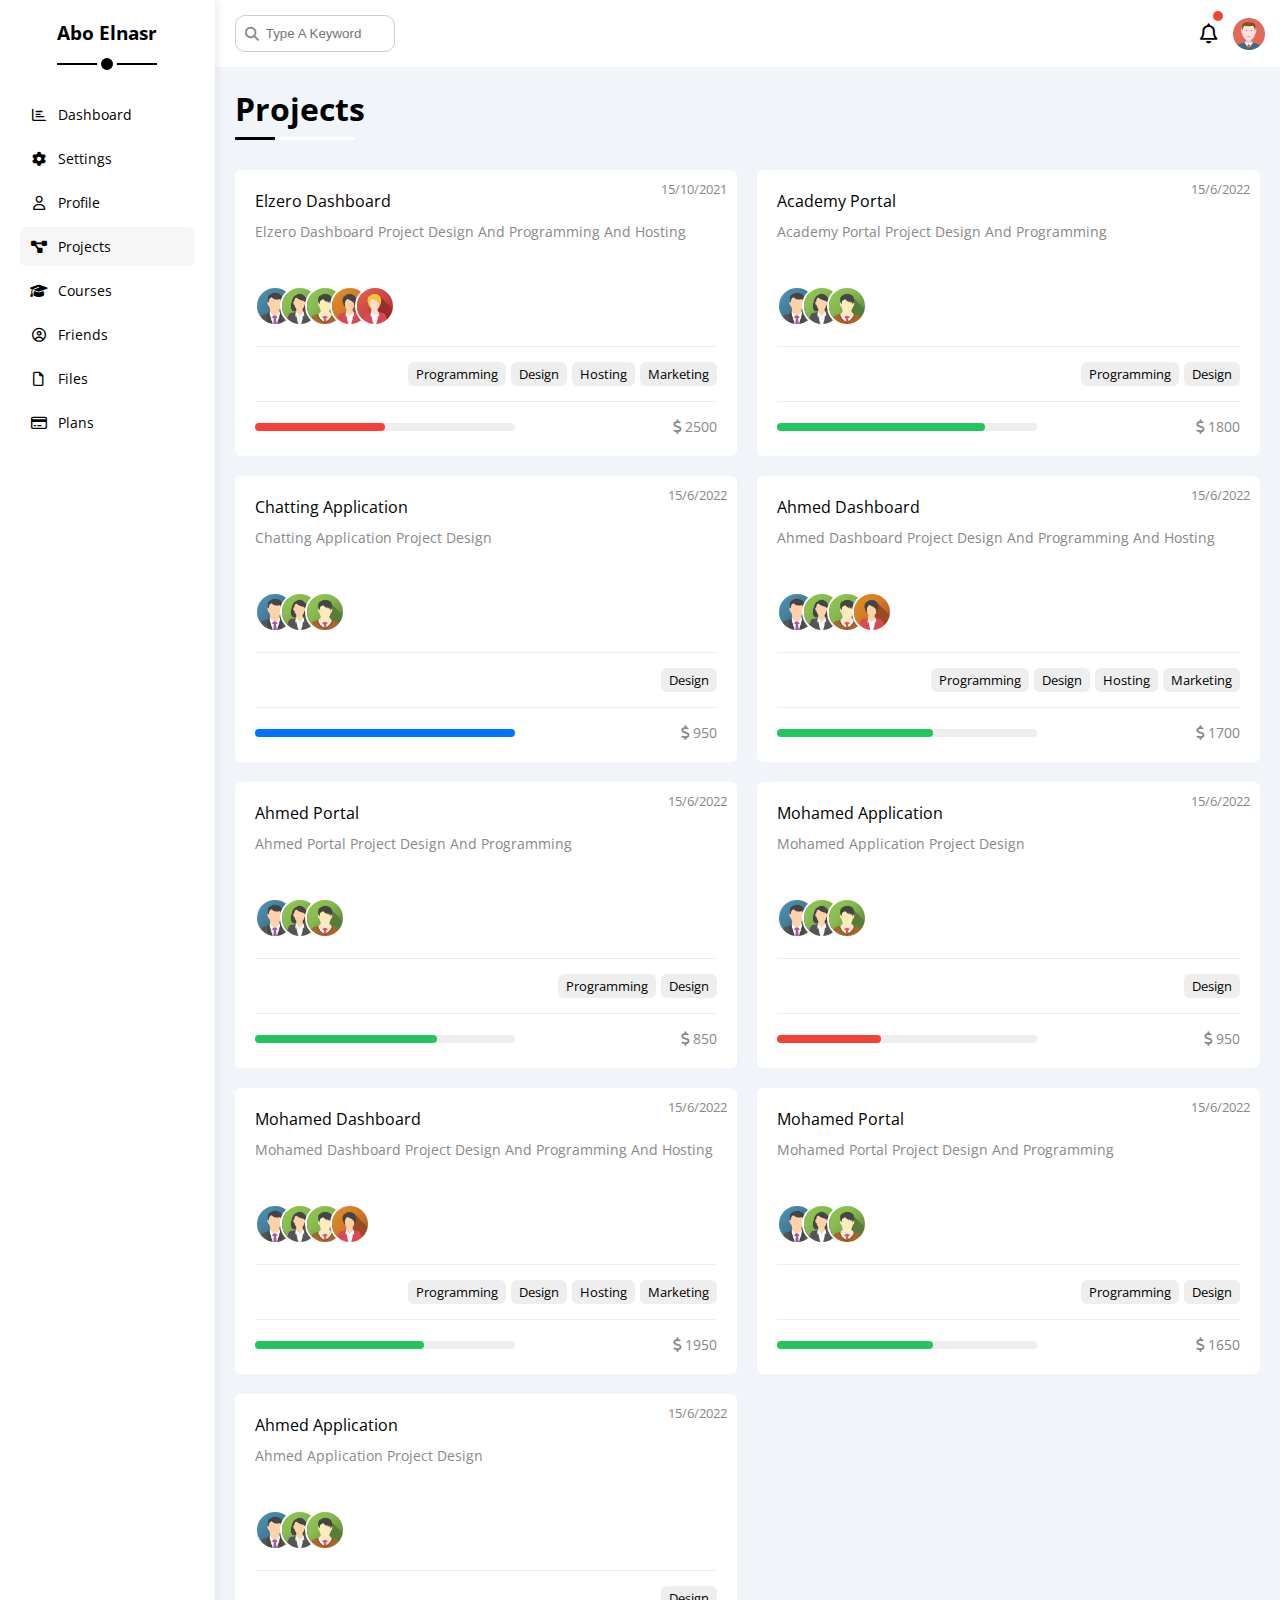
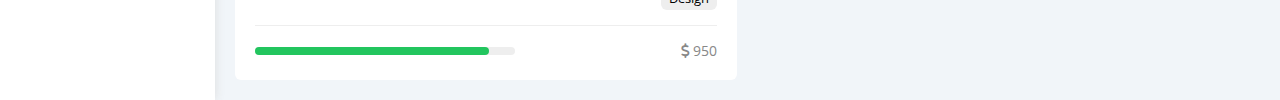
<file: projects.html>
<!DOCTYPE html>
<html lang="en">
  <head>
    <meta charset="UTF-8" />
    <meta http-equiv="X-UA-Compatible" content="IE=edge" />
    <meta name="viewport" content="width=device-width, initial-scale=1.0" />
    <title>Projects</title>
    <link rel="stylesheet" href="all.min.css" />
    <link rel="stylesheet" href="framework.css" />
    <link rel="stylesheet" href="master.css" />
    <link rel="preconnect" href="https://fonts.googleapis.com" />
    <link rel="preconnect" href="https://fonts.gstatic.com" crossorigin />
    <link href="https://fonts.googleapis.com/css2?family=Open+Sans:wght@300;500&display=swap" rel="stylesheet" />
  </head>
  <body>
    <div class="page d-flex">
      <div class="sidebar bg-white p-20 p-relative">
        <h3 class="p-relative txt-c mt-0">Abo Elnasr</h3>
        <ul>
          <li>
            <a class="d-flex align-center fs-14 c-black rad-6 p-10" href="index.html">
              <i class="fa-regular fa-chart-bar fa-fw"></i>
              <span>Dashboard</span>
            </a>
          </li>
          <li>
            <a class="d-flex align-center fs-14 c-black rad-6 p-10" href="settings.html">
              <i class="fa-solid fa-gear fa-fw"></i>
              <span>Settings</span>
            </a>
          </li>
          <li>
            <a class="d-flex align-center fs-14 c-black rad-6 p-10" href="profile.html">
              <i class="fa-regular fa-user fa-fw"></i>
              <span>Profile</span>
            </a>
          </li>
          <li>
            <a class="active d-flex align-center fs-14 c-black rad-6 p-10" href="projects.html">
              <i class="fa-solid fa-diagram-project fa-fw"></i>
              <span>Projects</span>
            </a>
          </li>
          <li>
            <a class="d-flex align-center fs-14 c-black rad-6 p-10" href="courses.html">
              <i class="fa-solid fa-graduation-cap fa-fw"></i>
              <span>Courses</span>
            </a>
          </li>
          <li>
            <a class="d-flex align-center fs-14 c-black rad-6 p-10" href="friends.html">
              <i class="fa-regular fa-circle-user fa-fw"></i>
              <span>Friends</span>
            </a>
          </li>
          <li>
            <a class="d-flex align-center fs-14 c-black rad-6 p-10" href="files.html">
              <i class="fa-regular fa-file fa-fw"></i>
              <span>Files</span>
            </a>
          </li>
          <li>
            <a class="d-flex align-center fs-14 c-black rad-6 p-10" href="plans.html">
              <i class="fa-regular fa-credit-card fa-fw"></i>
              <span>Plans</span>
            </a>
          </li>
        </ul>
      </div>
      <div class="content w-full">
        <!-- Start Head -->
        <div class="head bg-white p-15 between-flex">
          <div class="search p-relative">
            <input class="p-10" type="search" placeholder="Type A Keyword" />
          </div>
          <div class="icons d-flex align-center">
            <span class="notification p-relative">
              <i class="fa-regular fa-bell fa-lg"></i>
            </span>
            <img src="avatar.png" alt="" />
          </div>
        </div>
        <!-- End Head -->
        <h1 class="p-relative">Projects</h1>
        <div class="projects-page d-grid m-20 gap-20">
          <div class="project bg-white p-20 rad-6 p-relative">
            <span class="date fs-13 c-grey">15/10/2021</span>
            <h4 class="m-0">Elzero Dashboard</h4>
            <p class="c-grey mt-10 mb-10 fs-14">Elzero Dashboard Project Design And Programming And Hosting</p>
            <div class="team">
              <a href="#"><img src="team-01.png" alt="" /></a>
              <a href="#"><img src="team-02.png" alt="" /></a>
              <a href="#"><img src="team-03.png" alt="" /></a>
              <a href="#"><img src="team-04.png" alt="" /></a>
              <a href="#"><img src="team-05.png" alt="" /></a>
            </div>
            <div class="do d-flex">
              <span class="fs-13 rad-6 bg-eee">Programming</span>
              <span class="fs-13 rad-6 bg-eee">Design</span>
              <span class="fs-13 rad-6 bg-eee">Hosting</span>
              <span class="fs-13 rad-6 bg-eee">Marketing</span>
            </div>
            <div class="info between-flex">
              <div class="prog bg-eee">
                <span class="bg-red" style="width: 50%"></span>
              </div>
              <div class="fs-14 c-grey">
                <i class="fa-solid fa-dollar-sign"></i>
                2500
              </div>
            </div>
          </div>
          <div class="project bg-white p-20 rad-6 p-relative">
            <span class="date fs-13 c-grey">15/6/2022</span>
            <h4 class="m-0">Academy Portal</h4>
            <p class="c-grey mt-10 mb-10 fs-14">Academy Portal Project Design And Programming</p>
            <div class="team">
              <a href="#"><img src="team-01.png" alt="" /></a>
              <a href="#"><img src="team-02.png" alt="" /></a>
              <a href="#"><img src="team-03.png" alt="" /></a>
            </div>
            <div class="do d-flex">
              <span class="fs-13 rad-6 bg-eee">Programming</span>
              <span class="fs-13 rad-6 bg-eee">Design</span>
            </div>
            <div class="info between-flex">
              <div class="prog bg-eee">
                <span class="bg-green" style="width: 80%"></span>
              </div>
              <div class="fs-14 c-grey">
                <i class="fa-solid fa-dollar-sign"></i>
                1800
              </div>
            </div>
          </div>
          <div class="project bg-white p-20 rad-6 p-relative">
            <span class="date fs-13 c-grey">15/6/2022</span>
            <h4 class="m-0">Chatting Application</h4>
            <p class="c-grey mt-10 mb-10 fs-14">Chatting Application Project Design</p>
            <div class="team">
              <a href="#"><img src="team-01.png" alt="" /></a>
              <a href="#"><img src="team-02.png" alt="" /></a>
              <a href="#"><img src="team-03.png" alt="" /></a>
            </div>
            <div class="do d-flex">
              <span class="fs-13 rad-6 bg-eee">Design</span>
            </div>
            <div class="info between-flex">
              <div class="prog bg-eee">
                <span class="bg-blue" style="width: 100%"></span>
              </div>
              <div class="fs-14 c-grey">
                <i class="fa-solid fa-dollar-sign"></i>
                950
              </div>
            </div>
          </div>
          <div class="project bg-white p-20 rad-6 p-relative">
            <span class="date fs-13 c-grey">15/6/2022</span>
            <h4 class="m-0">Ahmed Dashboard</h4>
            <p class="c-grey mt-10 mb-10 fs-14">Ahmed Dashboard Project Design And Programming And Hosting</p>
            <div class="team">
              <a href="#"><img src="team-01.png" alt="" /></a>
              <a href="#"><img src="team-02.png" alt="" /></a>
              <a href="#"><img src="team-03.png" alt="" /></a>
              <a href="#"><img src="team-04.png" alt="" /></a>
            </div>
            <div class="do d-flex">
              <span class="fs-13 rad-6 bg-eee">Programming</span>
              <span class="fs-13 rad-6 bg-eee">Design</span>
              <span class="fs-13 rad-6 bg-eee">Hosting</span>
              <span class="fs-13 rad-6 bg-eee">Marketing</span>
            </div>
            <div class="info between-flex">
              <div class="prog bg-eee">
                <span class="bg-green" style="width: 60%"></span>
              </div>
              <div class="fs-14 c-grey">
                <i class="fa-solid fa-dollar-sign"></i>
                1700
              </div>
            </div>
          </div>
          <div class="project bg-white p-20 rad-6 p-relative">
            <span class="date fs-13 c-grey">15/6/2022</span>
            <h4 class="m-0">Ahmed Portal</h4>
            <p class="c-grey mt-10 mb-10 fs-14">Ahmed Portal Project Design And Programming</p>
            <div class="team">
              <a href="#"><img src="team-01.png" alt="" /></a>
              <a href="#"><img src="team-02.png" alt="" /></a>
              <a href="#"><img src="team-03.png" alt="" /></a>
            </div>
            <div class="do d-flex">
              <span class="fs-13 rad-6 bg-eee">Programming</span>
              <span class="fs-13 rad-6 bg-eee">Design</span>
            </div>
            <div class="info between-flex">
              <div class="prog bg-eee">
                <span class="bg-green" style="width: 70%"></span>
              </div>
              <div class="fs-14 c-grey">
                <i class="fa-solid fa-dollar-sign"></i>
                850
              </div>
            </div>
          </div>
          <div class="project bg-white p-20 rad-6 p-relative">
            <span class="date fs-13 c-grey">15/6/2022</span>
            <h4 class="m-0">Mohamed Application</h4>
            <p class="c-grey mt-10 mb-10 fs-14">Mohamed Application Project Design</p>
            <div class="team">
              <a href="#"><img src="team-01.png" alt="" /></a>
              <a href="#"><img src="team-02.png" alt="" /></a>
              <a href="#"><img src="team-03.png" alt="" /></a>
            </div>
            <div class="do d-flex">
              <span class="fs-13 rad-6 bg-eee">Design</span>
            </div>
            <div class="info between-flex">
              <div class="prog bg-eee">
                <span class="bg-red" style="width: 40%"></span>
              </div>
              <div class="fs-14 c-grey">
                <i class="fa-solid fa-dollar-sign"></i>
                950
              </div>
            </div>
          </div>
          <div class="project bg-white p-20 rad-6 p-relative">
            <span class="date fs-13 c-grey">15/6/2022</span>
            <h4 class="m-0">Mohamed Dashboard</h4>
            <p class="c-grey mt-10 mb-10 fs-14">Mohamed Dashboard Project Design And Programming And Hosting</p>
            <div class="team">
              <a href="#"><img src="team-01.png" alt="" /></a>
              <a href="#"><img src="team-02.png" alt="" /></a>
              <a href="#"><img src="team-03.png" alt="" /></a>
              <a href="#"><img src="team-04.png" alt="" /></a>
            </div>
            <div class="do d-flex">
              <span class="fs-13 rad-6 bg-eee">Programming</span>
              <span class="fs-13 rad-6 bg-eee">Design</span>
              <span class="fs-13 rad-6 bg-eee">Hosting</span>
              <span class="fs-13 rad-6 bg-eee">Marketing</span>
            </div>
            <div class="info between-flex">
              <div class="prog bg-eee">
                <span class="bg-green" style="width: 65%"></span>
              </div>
              <div class="fs-14 c-grey">
                <i class="fa-solid fa-dollar-sign"></i>
                1950
              </div>
            </div>
          </div>
          <div class="project bg-white p-20 rad-6 p-relative">
            <span class="date fs-13 c-grey">15/6/2022</span>
            <h4 class="m-0">Mohamed Portal</h4>
            <p class="c-grey mt-10 mb-10 fs-14">Mohamed Portal Project Design And Programming</p>
            <div class="team">
              <a href="#"><img src="team-01.png" alt="" /></a>
              <a href="#"><img src="team-02.png" alt="" /></a>
              <a href="#"><img src="team-03.png" alt="" /></a>
            </div>
            <div class="do d-flex">
              <span class="fs-13 rad-6 bg-eee">Programming</span>
              <span class="fs-13 rad-6 bg-eee">Design</span>
            </div>
            <div class="info between-flex">
              <div class="prog bg-eee">
                <span class="bg-green" style="width: 60%"></span>
              </div>
              <div class="fs-14 c-grey">
                <i class="fa-solid fa-dollar-sign"></i>
                1650
              </div>
            </div>
          </div>
          <div class="project bg-white p-20 rad-6 p-relative">
            <span class="date fs-13 c-grey">15/6/2022</span>
            <h4 class="m-0">Ahmed Application</h4>
            <p class="c-grey mt-10 mb-10 fs-14">Ahmed Application Project Design</p>
            <div class="team">
              <a href="#"><img src="team-01.png" alt="" /></a>
              <a href="#"><img src="team-02.png" alt="" /></a>
              <a href="#"><img src="team-03.png" alt="" /></a>
            </div>
            <div class="do d-flex">
              <span class="fs-13 rad-6 bg-eee">Design</span>
            </div>
            <div class="info between-flex">
              <div class="prog bg-eee">
                <span class="bg-green" style="width: 90%"></span>
              </div>
              <div class="fs-14 c-grey">
                <i class="fa-solid fa-dollar-sign"></i>
                950
              </div>
            </div>
          </div>
        </div>
      </div>
    </div>
  </body>
</html>
</file>
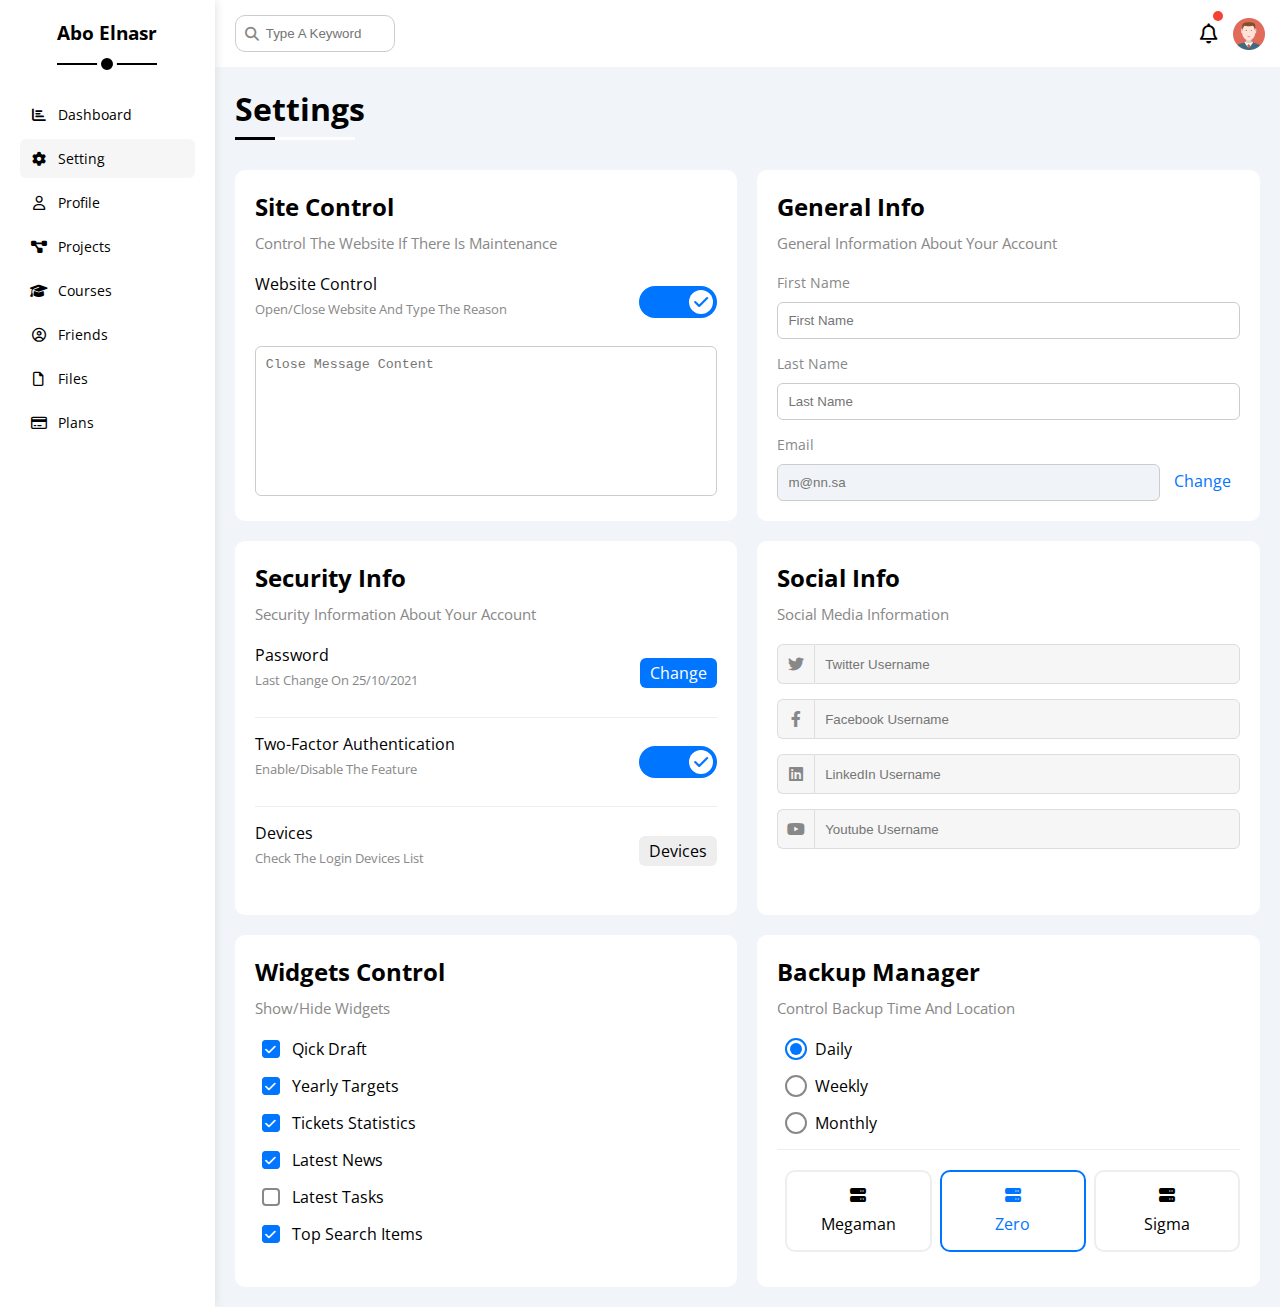
<file: setting.html>
<!DOCTYPE html>
<html lang="en">
  <head>
    <meta charset="utf-8" />
    <meta http-equiv="X-UA-Compatible" content="IE=edge" />
    <meta name="viewport" content="width=device-width, initial-scale=1.0" />
    <title>Settings</title>
    <link rel="stylesheet" href="all.min.css" />
    <link rel="stylesheet" href="framework.css" />
    <link rel="stylesheet" href="master.css" />
    <link rel="preconnect" href="https://fonts.googleapis.com" />
    <link rel="preconnect" href="https://fonts.gstatic.com" crossorigin />
    <link rel="stylesheet" href="https://fonts.googleapis.com/css2?family=Open+Sans:wght@300;500&display=swap" />
  </head>
  <body>
    <div class="page d-flex">
      <div class="sidebar bg-white p-20 p-relative">
        <h3 class="p-relative txt-c mt-0">Abo Elnasr</h3>
        <ul>
          <li>
            <a class="d-flex align-center fs-14 c-black rad-6 p-10" href="index.html">
              <i class="fa-solid fa-chart-bar fa-fw"></i>
              <span>Dashboard</span>
            </a>
          </li>
          <li>
            <a class="active d-flex align-center fs-14 c-black rad-6 p-10" href="setting.html">
              <i class="fa-solid fa-gear fa-fw"></i>
              <span>Setting</span>
            </a>
          </li>
          <li>
            <a class="d-flex align-center fs-14 c-black rad-6 p-10" href="profile.html">
              <i class="fa-regular fa-user fa-fw"></i>
              <span>Profile</span>
            </a>
          </li>
          <li>
            <a class="d-flex align-center fs-14 c-black rad-6 p-10" href="projects.html">
              <i class="fa-solid fa-diagram-project fa-fw"></i>
              <span>Projects</span>
            </a>
          </li>
          <li>
            <a class="d-flex align-center fs-14 c-black rad-6 p-10" href="courses.html">
              <i class="fa-solid fa-graduation-cap fa-fw"></i>
              <span>Courses</span>
            </a>
          </li>
          <li>
            <a class="d-flex align-center fs-14 c-black rad-6 p-10" href="friends.html">
              <i class="fa-regular fa-circle-user fa-fw"></i>
              <span>Friends</span>
            </a>
          </li>
          <li>
            <a class="d-flex align-center fs-14 c-black rad-6 p-10" href="files.html">
              <i class="fa-regular fa-file fa-fw"></i>
              <span>Files</span>
            </a>
          </li>
          <li>
            <a class="d-flex align-center fs-14 c-black rad-6 p-10" href="plans.html">
              <i class="fa-regular fa-credit-card fa-fw"></i>
              <span>Plans</span>
            </a>
          </li>
        </ul>
      </div>
      <div class="content w-full">
        <!-- Start Head -->
        <div class="head bg-white p-15 between-flex">
          <div class="search p-relative">
            <input class="p-10" type="search" placeholder="Type A Keyword" />
          </div>
          <div class="icons d-flex align-center">
            <div class="notification p-relative">
              <span><i class="fa-regular fa-bell fa-lg"></i></span>
            </div>
            <img src="avatar.png" alt="" />
          </div>
        </div>
        <!-- End Head -->
        <h1 class="p-relative">Settings</h1>
        <div class="settings-page m-20 d-grid gap-20">
          <!-- Start Settings Box -->
          <div class="p-20 bg-white rad-10">
            <h2 class="mt-0 mb-10">Site Control</h2>
            <p class="mt-0 mb-20 c-grey fs-15">Control The Website If There Is Maintenance</p>
            <div class="mb-15 between-flex">
              <div>
                <span>Website Control</span>
                <p class="c-grey mt-5 mb-0 fs-13">Open/Close Website And Type The Reason</p>
              </div>
              <div>
                <label>
                  <input class="toggle-checkbox" type="checkbox" checked />
                  <div class="toggle-switch"></div>
                </label>
              </div>
            </div>
            <textarea class="close-message p-10 rad-6 d-block w-full" placeholder="Close Message Content"></textarea>
          </div>
          <!-- End Settings Box -->
          <!-- Start Settings Box -->
          <div class="p-20 bg-white rad-10">
            <h2 class="mt-0 mb-10">General Info</h2>
            <p class="mt-0 mb-20 c-grey fs-15">General Information About Your Account</p>
            <div class="mb-15">
              <label class="fs-14 c-grey d-block mb-10" for="first">First Name</label>
              <input
                class="b-none border-ccc p-10 rad-6 d-block w-full"
                type="text"
                id="first"
                placeholder="First Name"
              />
            </div>
            <div class="mb-15">
              <label class="fs-14 c-grey d-block mb-10" for="last">Last Name</label>
              <input
                class="b-none border-ccc p-10 rad-6 d-block w-full"
                type="text" 
                id="last"
                placeholder="Last Name"
              />
            </div>
            <div>
              <label class="fs-14 c-grey d-block mb-10" for="email">Email</label>
              <input
                class="email b-none border-ccc p-10 rad-6 w-full mr-10"
                type="email"
                id="email"
                placeholder="m@nn.sa"
                disabled
              />
              <a class="c-blue" href="#">Change</a>
            </div>
          </div>
          <!-- End Settings Box -->
          <!-- Start Settings Box -->
          <div class="p-20 bg-white rad-10">
            <h2 class="mt-0 mb-10">Security Info</h2>
            <p class="mt-0 mb-20 c-grey fs-15">Security Information About Your Account</p>
            <div class="sec-box mb-15 between-flex">
              <div>
                <span>Password</span>
                <p class="c-grey mt-5 mb-0 fs-13">Last Change On 25/10/2021</p>
              </div>
              <a class="button bg-blue c-white btn-shape" href="#">Change</a>
            </div>
            <div class="sec-box mb-15 between-flex">
              <div>
                <span>Two-Factor Authentication</span>
                <p class="c-grey mt-5 mb-0 fs-13">Enable/Disable The Feature</p>
              </div>
              <label>
                <input class="toggle-checkbox" type="checkbox" checked />
                <div class="toggle-switch"></div>
              </label>
            </div>
            <div class="sec-box between-flex">
              <div>
                <span>Devices</span>
                <p class="c-grey mt-5 mb-0 fs-13">Check The Login Devices List</p>
              </div>
              <a class="bg-eee c-black btn-shape" href="#">Devices</a>
            </div>
          </div>
          <!-- End Settings Box -->
          <!-- Start Settings Box -->
          <div class=" social-boxs p-20 bg-white rad-10">
            <h2 class="mt-0 mb-10">Social Info</h2>
            <p class="mt-0 mb-20 c-grey fs-15">Social  Media Information</p>
            <div class="d-flex align-center mb-15">
              <i class="fa-brands fa-twitter center-flex c-grey"></i>
              <input class="w-full" type="text" placeholder="Twitter Username" />
            </div>
            <div class="d-flex align-center mb-15">
              <i class="fa-brands fa-facebook-f center-flex c-grey"></i>
              <input class="w-full" type="text" placeholder="Facebook Username" />
            </div>
            <div class="d-flex align-center mb-15">
              <i class="fa-brands fa-linkedin center-flex c-grey"></i>
              <input class="w-full" type="text" placeholder="LinkedIn Username" />
            </div>
            <div class="d-flex align-center mb-15">
              <i class="fa-brands fa-youtube center-flex c-grey"></i>
              <input class="w-full" type="text" placeholder="Youtube Username" />
            </div>
          </div>
          <!-- End Settings Box -->
          <!-- Start Settings Box -->
          <div class=" widgets-control p-20 bg-white rad-10">
            <h2 class="mt-0 mb-10">Widgets Control</h2>
            <p class="mt-0 mb-20 c-grey fs-15">Show/Hide Widgets</p>
            <div class="control d-flex align-center mb-15">
              <input type="checkbox" id="one" checked />
              <label for="one">Qick Draft</label>
            </div>
            <div class="control d-flex align-center mb-15">
              <input type="checkbox" id="two" checked />
              <label for="two">Yearly Targets</label>
            </div>
            <div class="control d-flex align-center mb-15">
              <input type="checkbox" id="three" checked />
              <label for="three">Tickets Statistics</label>
            </div>
            <div class="control d-flex align-center mb-15">
              <input type="checkbox" id="four" checked />
              <label for="four">Latest News</label>
            </div>
            <div class="control d-flex align-center mb-15">
              <input type="checkbox" id="five" />
              <label for="five">Latest Tasks</label>
            </div>
            <div class="control d-flex align-center mb-15">
              <input type="checkbox" id="six" checked />
              <label for="six">Top Search Items</label>
            </div>
          </div>
          <!-- End Settings Box -->
          <!-- Start Settings Box -->
          <div class=" backup-control p-20 bg-white rad-10">
            <h2 class="mt-0 mb-10">Backup Manager</h2>
            <p class="mt-0 mb-20 c-grey fs-15">Control Backup Time And Location</p>
            <div class="date d-flex align-center mb-15">
              <input type="radio" name="time" id="daily" checked />
              <label for="daily">Daily</label>
            </div>
            <div class="date d-flex align-center mb-15">
              <input type="radio" name="time" id="weekly" />
              <label for="weekly">Weekly</label>
            </div>
            <div class="date d-flex align-center mb-15">
              <input type="radio" name="time" id="monthly" />
              <label for="monthly">Monthly</label>
            </div>
            <div class="servers d-flex align-center txt-c">
              
              <input type="radio" name="servers" id="server-one" />
              <div class="server mb-15 rad-10 w-full">
                <label class="d-block m-15" for="server-one">
                  <i class="fa-solid fa-server d-block mb-10"></i>
                  Megaman
                </label>
              </div>
              <input type="radio" name="servers" id="server-two" checked />
              <div class="server mb-15 rad-10 w-full">
                <label class="d-block m-15" for="server-two">
                  <i class="fa-solid fa-server d-block mb-10"></i>
                  Zero 
                </label>
              </div>
              <input type="radio" name="servers" id="server-three" />
              <div class="server mb-15 rad-10 w-full">
                <label class="d-block m-15" for="server-three">
                  <i class="fa-solid fa-server d-block mb-10"></i>
                  Sigma
                </label>
              </div>
            </div>
          </div>
          <!-- End Settings Box -->
        </div>
      </div>
    </div>
  </body>
</html>
</file>
<file: framework.css>
:root {
  --blue-color: #0075ff;
  --blue-alt-color: #0d69d5;
  --orange-color: #f59e0b;
  --green-color: #22c55e;
  --red-color: #f44336;
  --grey-color: #888;
}
/* Start Box */
.d-flex {
  display: flex;
}
.f-wrap {
  flex-wrap: wrap;
}
.align-center {
  align-items: center;
}
.space-between {
  justify-content: space-between;
}
.d-grid {
  display: grid;
}
.gap-20 {
  gap: 20px;
}
.d-block {
  display: block;
}
@media (max-width: 767px) {
  .block-mobile {
    display: block;
  }
  .hide-mobile {
    display: none;
  }
}
/* End Box */
/* Start Padding + Margin */
.p-10 {
  padding: 10px;
}
.p-15 {
  padding: 15px;
}
.p-20 {
  padding: 20px;
}
.pt-10 {
  padding-top: 10px;
}
.pt-15 {
  padding-top: 15px;
}
.pt-20 {
  padding-top: 20px;
}
.pb-10 {
  padding-bottom: 10px;
}
.pb-15 {
  padding-bottom: 15px;
}
.pb-20 {
  padding-bottom: 20px;
}
.pl-15 {
  padding-left: 15px;
}
.m-0 {
  margin: 0;
}
.m-15 {
  margin: 15px;
}
.m-20 {
  margin: 20px;
}
.mt-0 {
  margin-top: 0;
}
.mt-5 {
  margin-top: 5px;
}
.mt-10 {
  margin-top: 10px;
}
.mt-15 {
  margin-top: 15px;
}
.mt-20 {
  margin-top: 20px;
}
.mt-25 {
  margin-top: 25px;
}
.mr-10 {
  margin-right: 10px;
}
.mr-15 {
  margin-right: 15px;
}
.mb-5 {
  margin-bottom: 5px;
}
.mb-10 {
  margin-bottom: 10px;
}
.mb-15 {
  margin-bottom: 15px;
}
.mb-20 {
  margin-bottom: 20px;
}
.mb-25 {
  margin-bottom: 25px;
}
/* End Padding + Margin */
/* Start Color */
.c-black {
  color: black;
}
.c-white {
  color: white;
}
.c-grey {
  color: var(--grey-color);
}
.c-red {
  color: var(--red-color);
}
.c-green {
  color: var(--green-color);
}
.c-blue {
  color: var(--blue-color);
}
.c-orange {
  color: var(--orange-color);
}
.bg-red {
  background-color: var(--red-color);
}
.bg-green {
  background-color: var(--green-color);
}
.bg-blue {
  background-color: var(--blue-color);
}
.bg-orange {
  background-color: var(--orange-color);
}
.bg-white {
  background-color: white;
}
.bg-eee {
  background-color: #eee;
}
/* End Color */
/* Start Position */
.p-relative {
  position: relative;
}
.p-absolute {
  position: absolute;
}
/* End Position */
/* Start Font */
.txt-c {
  text-align: center;
}
.fs-13 {
  font-size: 13px;
}
.fs-14 {
  font-size: 14px;
}
.fs-15 {
  font-size: 15px;
}
.fs-25 {
  font-size: 25px;
}
.fw-bold {
  font-weight: bold;
}
@media (max-width: 767px) {
  .txt-c-mobile {
    text-align: center;
  }
}
/* End Font */
/* Start Border */
.rad-6 {
  border-radius: 6px;
}
.rad-10 {
  border-radius: 10px;
}
.rad-half {
  border-radius: 50%;
}
.b-none {
  border: none;
}
.border-ccc {
  border: 1px solid #ccc;
}
.border-eee {
  border: 1px solid #eee;
}

/* End Border */
/* Start Width + Height */
.w-full {
  width: 100%;
}
.w-100 {
  width: 100px;
}
.w-fit {
  width: fit-content;
}
.h-full {
  height: 100%;
}
.h-100 {
  height: 100px;
}
/* End Width + Height */
/* Start Components */
.center-flex {
  display: flex;
  align-items: center;
  justify-content: center;
}
.between-flex {
  display: flex;
  align-items: center;
  justify-content: space-between;
}
.btn-shape {
  padding: 4px 10px;
  border-radius: 6px;
}
/* End Components */
</file>
<file: master.css>
:root {
  --blue-color: #0075ff;
  --blue-alt-color: #0d69d5;
  --orange-color: #f59e0b;
  --green-color: #22c55e;
  --red-color: #f44336;
  --grey-color: #888;
}
* {
  box-sizing: border-box;
}
body {
  font-family: "Open Sans", sans-serif;
  margin: 0;
}
*:focus {
  outline: none;
}
a {
  text-decoration: none;
}
ul {
  list-style: none;
  padding: 0;
}
::-webkit-scrollbar {
  width: 15px;
}
::-webkit-scrollbar-track {
  background-color: white;
}
::-webkit-scrollbar-thumb {
  background-color: var(--blue-color);
}
::-webkit-scrollbar-thumb:hover {
  background-color: var(--blue-alt-color);
}
.page {
  background-color: #f1f5f9;
  min-height: 100vh;
}
/* Start Sidebar */
.sidebar {
  width: 250px;
  box-shadow: 0 0 10px #ddd;
}
.sidebar > h3 {
  margin-bottom: 50px;
}
.sidebar > h3::before,
.sidebar > h3::after {
  content: "";
  background-color: black;
  transform: translateX(-50%);
  position: absolute;
  left: 50%;
}
.sidebar > h3::before {
  width: 100px;
  height: 2px;
  bottom: -20px;
}
.sidebar > h3::after {
  bottom: -29px;
  width: 12px;
  height: 12px;
  border-radius: 50%;
  border: 4px solid white;
}
.sidebar ul li a {
  transition: 0.3s;
  margin-bottom: 5px;
}
.sidebar ul li a:hover,
.sidebar ul li a.active {
  background-color: #f6f6f6;
}
.sidebar ul li a span {
  font-size: 14px;
  margin-left: 10px;
}
@media (max-width: 767px) {
  .sidebar {
    width: 58px;
    padding: 10px;
  }
  .sidebar > h3 {
    font-size: 13px;
    margin-bottom: 15px;
  }
  .sidebar > h3:before,
  .sidebar > h3:after {
    display: none;
  }
  .sidebar ul li a span {
    display: none;
  }
}
/* End Sidebar */
/* Start content */
.content {
  overflow: hidden;
}
.head .search::before {
  font-family: var(--fa-style-family-classic);
  content: "\f002";
  font-weight: 900;
  position: absolute;
  left: 15px;
  top: 50%;
  transform: translateY(-50%);
  font-size: 14px;
  color: var(--grey-color);
}
.head .search input {
  border: 1px solid #CCC;
  border-radius: 10px;
  margin-left: 5px;
  padding-left: 30px;
  width: 160px;
  transition: width 0.3s;
}
.head .search input:focus {
  width: 200px;
}
.head .search input:focus::Placeholder {
  opacity: 0;
}
.head .icons .notification::before {
  content: "";
  position: absolute;
  width: 10px;
  height: 10px;
  background-color: var(--red-color);
  border-radius: 50%;
  right: -5px;
  top: -12px;
}
.head .icons img {
  width: 32px;
  height: 32px;
  margin-left: 15px;
}
.page h1 {
  margin: 20px 20px 40px;
}
.page h1::before,
.page h1::after {
  content: "";
  height: 3px;
  position: absolute;
  bottom: -10px;
  left: 0;
}
.page h1::before {
  background-color: white;
  width: 120px;
}
.page h1::after {
  background-color: black;
  width: 40px;
}
.wrapper {
  grid-template-columns: repeat(auto-fill, minmax(450px, 1fr));
  margin-left: 20px;
  margin-right: 20px;
  margin-bottom: 20px;
}
@media (max-width: 767px) {
  .wrapper {
    grid-template-columns: minmax(200px, 1fr);
    margin-left: 10px;
    margin-right: 10px;
    gap: 10px;
  }
}
/* End content */
/* Start Welcome Widget */
.welcome {
  overflow: hidden;
}
.welcome .intro img {
  width: 200px;
  margin-bottom: -10px;
}
.welcome .avatar {
  width: 64px;
  height: 64px;
  border: 2px solid white;
  border-radius: 50%;
  padding: 2px;
  box-shadow: 0 0 5px #ddd;
  margin-left: 20px;
  margin-top: -32px;
}
.welcome .body {
  border-top: 1px solid #EEE;
  border-bottom: 1px solid #EEE;
}
.welcome .body > div {
  flex: 1;
}
.welcome .visit {
  margin: 0 15px 15px auto;
  transition: 0.3s;
}
.welcome .visit:hover {
  background-color: var(--blue-alt-color);
}
@media (max-width: 767px) {
  .welcome .intro {
    padding-bottom: 30px;
  }
  .welcome .avatar {
    margin-left: 0;
  }
  .welcome .body > div:not(:last-child) {
    margin-bottom: 20px;
  }
}
/* End Welcome Widget */
/* Start Quick Draft Widget */
.quick-draft textarea {
  resize: none;
  min-height: 180px;
}
.quick-draft .save {
  margin-left: auto;
  transition: 0.3s;
  cursor: pointer;
}
.quick-draft .save:hover {
  background-color: var(--blue-alt-color);
}
/* End Quick Draft Widget */
/* Start Targets */
.targets .target-row .icon {
  width: 80px;
  height: 80px;
  margin-right: 15px;
}
.targets .details {
  flex: 1;
}
.targets .details .progress {
  height: 4px;
}
.targets .details .progress > span {
  position: absolute;
  left: 0;
  top: 0;
  height: 100%;
}
.targets .details .progress > span span {
  position: absolute;
  bottom: 16px;
  right: -16px;
  color: white;
  padding: 2px 5px;
  border-radius: 6px;
  font-size: 13px;
}
.targets .details .progress > span span::after {
  content: "";
  border-color: transparent;
  border-width: 5px;
  border-style: solid;
  position: absolute;
  bottom: -9px;
  left: 50%;
  transform: translateX(-50%);
}
.targets .details .progress > .blue span::after {
  border-top-color: var(--blue-color);
}
.targets .details .progress > .orange span::after {
  border-top-color: var(--orange-color);
}
.targets .details .progress > .green span::after {
  border-top-color: var(--green-color);
}
.blue .icon,
.blue .progress {
  background-color: rgb(0 117 255 / 20%);
}
.orange .icon,
.orange .progress {
  background-color: rgb(245 158 11 / 20%);
}
.green .icon,
.green .progress {
  background-color: rgb(34 197 94 / 20%);
}
/* End Targets */
/* Start Tickets */
.tickets .box {
  border: 1px solid #CCC;
  width: calc(50% - 10px);
}
@media (max-width: 767px) {
  .tickets .box {
    width: 100%;
  }
}
/* End Tickets */
/* Start Latest News */
.latest-news .news-row:not(:last-of-type) {
  margin-bottom: 20px;
  padding-bottom: 20px;
  border-bottom: 1px solid #EEE;
}
.latest-news .news-row img {
  width: 100px;
  border-radius: 6px;
  margin-right: 15px;
}
.latest-news .info {
  flex-grow: 1;
}
.latest-news .info h3 {
  margin: 0 0 6px;
  font-size: 16px;
}
@media (max-width: 767px) {
  .latest-news .news-row {
    display: block;
  }
  .latest-news .news-row .label {
    margin: 10px auto;
    width: fit-content;
  }
}
/* End Latest News */
/* Start Tasks */
.tasks .tasks-row:not(:last-of-type) {
  margin-bottom: 15px;
  padding-bottom: 15px;
  border-bottom: 1px solid #EEE;
}
.tasks .info {
  flex-grow: 1;
}
.tasks .done {
  opacity: 0.3;
}
.tasks .done h3,
.tasks .done p {
  text-decoration: line-through;
}
.tasks .delete {
  cursor: pointer;
  transition: 0.3s;
}
.tasks .delete:hover {
  color: var(--red-color);
}
/* End Tasks */
/* Start Latest Uploads */
.latest-uploads ul li:not(:last-child) {
  border-bottom: 1px solid #EEE;
}
.latest-uploads ul li img {
  width: 40px;
  height: 40px;
}
/* End Latest Uploads */
/* Start Last Project */
.last-project ul::before {
  content: "";
  position: absolute;
  left: 11px;
  width: 2px;
  height: 100%;
  background-color: var(--blue-color);
}
.last-project ul li::before {
  content: "";
  width: 20px;
  height: 20px;
  display: block;
  border-radius: 50%;
  background-color: white;
  border: 2px solid white;
  outline: 2px solid var(--blue-color);
  margin-right: 15px;
  z-index: 1;
}
.last-project ul li.done::before {
  background-color: var(--blue-color);
}
.last-project ul li.current::before {
  animation: change-color 0.8s infinite alternate;
}
.last-project .launch-icon {
  position: absolute;
  width: 160px;
  right: 0;
  bottom: 0;
  opacity: 0.1;
}
/* End Last Project */
/* Start Reminders */
.reminders ul li .key {
  width: 15px;
  height: 15px;
}
.reminders ul li > .blue {
  border-left: 2px solid var(--blue-color);
}
.reminders ul li > .green {
  border-left: 2px solid var(--green-color);
}
.reminders ul li > .orange {
  border-left: 2px solid var(--orange-color);
}
.reminders ul li > .red {
  border-left: 2px solid var(--red-color);
}
/* End Reminders */
/* Start Latest Post */
.latest-post .avatar {
  width: 48px;
  height: 48px;
}
.latest-post .post-content {
  text-transform: capitalize;
  line-height: 1.8;
  border-top: 1px solid #EEE;
  border-bottom: 1px solid #EEE;
  min-height: 140px;
}
/* End Latest Post */
/* Start Social Media */
.social-media .box {
  padding-left: 70px;
}
.social-media .box i {
  position: absolute;
  left: 0;
  top: 0;
  width: 52px;
  transition: 0.3s;
}
.social-media .box i:hover {
  transform: rotate(5deg);
}
.social-media .twitter {
  background-color: rgb(29 161 242 / 20%);
  color: #1da1f2;
}
.social-media .twitter i,
.social-media .twitter a {
  background-color: #1da1f2;
}
.social-media .facebook {
  background-color: rgb(24 119 242 / 20%);
  color: #1877f2;
}
.social-media .facebook i,
.social-media .facebook a {
  background-color: #1877f2;
}
.social-media .youtube {
  background-color: rgb(255 0 0 / 20%);
  color: #ff0000;
}
.social-media .youtube i,
.social-media .youtube a {
  background-color: #ff0000;
}
.social-media .linkedin {
  background-color: rgb(0 119 181 / 20%);
  color: #0077b5;
}
.social-media .linkedin i,
.social-media .linkedin a {
  background-color: #0077b5;
}
/* End Social Media */
/* Start Projects Table */
.projects .responsive-table {
  overflow-x: auto;
}
.projects table {
  min-width: 1000px;
  border-spacing: 0;
}
.projects thead td {
  background-color: #EEE;
  font-weight: bold;
}
.projects table td {
  padding: 15px;
}
.projects tbody td {
  border-bottom: 1px solid #EEE;
  border-left: 1px solid #EEE;
  transition: 0.3s;
}
.projects table tbody tr td:last-child {
  border-right: 1px solid #EEE;
}
.projects tbody tr:hover td {
  background-color: #faf7f7;
}
.projects table img {
  width: 32px;
  height: 32px;
  border-radius: 50%;
  padding: 2px;
  background-color: white;
}
.projects table img:not(:first-child) {
  margin-left: -20px;
}
.projects table .label {
  font-size: 13px;
}
/* End Projects Table */
/* Start Settings */
.settings-page {
  grid-template-columns: repeat(auto-fill, minmax(500px, 1fr));
}
@media (max-width: 767px) {
  .settings-page {
    grid-template-columns: minmax(100px, 1fr);
    margin-left: 10px;
    margin-right: 10px;
    gap: 10px;
  }
}
.settings-page .close-message{
  border: 1px solid #CCC;
  resize: none;
  min-height: 150px;
}
.settings-page .email {
  display: inline-flex;
  width: calc(100% - 80px);
}
.settings-page .sec-box {
  padding-bottom: 15px;
}
.settings-page .sec-box:not(:last-of-type) {
  border-bottom: 1px solid #EEE;
}
.settings-page .sec-box .button {
  transition: 0.3s;
}
.settings-page .sec-box .button:hover {
  background-color: var(--blue-alt-color);
}
.settings-page .social-boxs i {
  width: 40px;
  height: 40px;
  background-color: #f6f6f6;
  border: 1px solid #ddd;
  border-right: none;
  border-radius: 6px 0 0 6px;
  transition: 0.3s;
}
.settings-page .social-boxs input {
  height: 40px;
  background-color: #f6f6f6;
  border: 1px solid #ddd;
  padding-left: 10px;
  border-radius: 0 6px 6px 0;
}
.settings-page .social-boxs > div:focus-within i {
  color: black;
}
.widgets-control .control input[type="checkbox"] {
  -webkit-appearance: none;
  appearance: none;
}
.widgets-control .control label {
  padding-left: 30px;
  cursor: pointer;
  position: relative;
}
.widgets-control .control label::before,
.widgets-control .control label::after {
  position: absolute;
  left: 0;
  top: 50%;
  margin-top: -9px;
  border-radius: 4px;
}
.widgets-control .control label::before {
  content: "";
  width: 14px;
  height: 14px;
  border: 2px solid var(--grey-color);
}
.widgets-control .control label:hover::before {
  border-color: var(--blue-alt-color);
}
.widgets-control .control label:after {
  font-family: var(--fa-style-family-classic);
  content: "\f00c";
  font-weight: 900;
  background-color: var(--blue-color);
  color: white;
  font-size: 12px;
  width: 18px;
  height: 18px;
  display: flex;
  justify-content: center;
  align-items: center;
  transform: scale(0) rotate(360deg);
  transition: 0.3s;
}
.widgets-control .control input[type="checkbox"]:checked + label::after {
  transform: scale(1);
}
.backup-control input[type="radio"] {
  -webkit-appearance: none;
  appearance: none;
}
.backup-control .date label {
  padding-left: 30px;
  cursor: pointer;
  position: relative;
}
.backup-control .date label::before {
  content: "";
  position: absolute;
  top: 50%;
  left: 0;
  margin-top: -11px;
  width: 18px;
  height: 18px;
  border: 2px solid var(--grey-color);
  border-radius: 50%;
}
.backup-control .date label::after {
  content: "";
  position: absolute;
  left: 5px;
  top: 5px;
  width: 12px;
  height: 12px;
  background: var(--blue-color);
  border-radius: 50%;
  transition: 0.3s;
  transform: scale(0);
}
.backup-control .date input[type="radio"]:checked + label::before {
  border-color: var(--blue-color);
}
.backup-control .date input[type="radio"]:checked + label::after {
  transform: scale(1);
}
.backup-control .servers {
  border-top: 1px solid #EEE;
  padding-top: 20px;
}
@media (max-width: 767px) {
  .backup-control .servers {
    flex-wrap: wrap;
  }
}
.backup-control .servers .server {
  border: 2px solid #EEE;
  position: relative;
}
.backup-control .servers .server label {
  cursor: pointer;
}
.backup-control .servers input[type="radio"]:checked + .server {
  border-color: var(--blue-color);
  color: var(--blue-color);
}
.toggle-checkbox {
  -webkit-appearance: none;
  appearance: none;
  display: none;
}
.toggle-switch {
  background-color: #CCC;
  width: 78px;
  height: 32px;
  border-radius: 16px;
  position: relative;
  transition: 0.3s;
  cursor: pointer;
}
.toggle-switch::before {
  font-family: var(--fa-style-family-classic);
  content: "\f00d";
  font-weight: 900;
  background-color: white;
  width: 24px;
  height: 24px;
  position: absolute;
  border-radius: 50%;
  top: 4px;
  left: 4px;
  display: flex;
  justify-content: center;
  align-items: center;
  color: #AAA;
  transition: 0.3s;
}
.toggle-checkbox:checked + .toggle-switch {
  background-color: var(--blue-color);
}
.toggle-checkbox:checked + .toggle-switch::before {
  content: "\f00c";
  left: 50px;
  color: var(--blue-color);
}
.settings-page :disabled {
  cursor: no-drop;
  background-color: #F0F4F8;
  color: #bbb;
}
/* End Settings */
/* Start Profile Page */
@media (max-width: 767px) {
  .profile-page .overview {
    flex-direction: column;
  }
}
.profile-page .avatar-box {
  width: 300px;
}
@media (min-width: 768px) {
  .profile-page .avatar-box {
    border-right: 1px solid #EEE;
  }
}
.profile-page .avatar-box > img {
  width: 120px;
  height: 120px;
}
.profile-page .avatar-box .level {
  height: 6px;
  overflow: hidden;
  margin: auto;
  width: 70%;
}
.profile-page .avatar-box .level span {
  position: absolute;
  left: 0;
  top: 0;
  height: 100%;
  background-color: var(--blue-color);
  border-radius: 6px;
}
.profile-page .info-box .box {
  flex-wrap: wrap;
  border-bottom: 1px solid #EEE;
  transition: 0.3s;
}
.profile-page .info-box .box:hover {
  background-color: #f9f9f9;
}
.profile-page .info-box .box > div {
  min-width: 250px;
  padding: 10px 0 0;
}
.profile-page .info-box h4 {
  font-weight: normal;
}
/* Start Training Code */
.profile-page .info-box .toggle-switch {
  height: 20px;
}
@media (max-width: 767px) {
  .profile-page .info-box .toggle-switch {
    margin: auto;
  }
}
.profile-page .info-box .toggle-switch::before {
  width: 12px;
  height: 12px;
  font-size: 8px;
}
.profile-page .info-box .toggle-checkbox:checked + .toggle-switch::before {
  left: 62px;
}
/* End Training Code */
@media (max-width: 767px) {
  .profile-page .other-data {
    flex-direction: column;
  }
}
.profile-page .skills-card {
  flex-grow: 1;
}
.profile-page .skills-card ul li {
  padding: 15px 0;
}
.profile-page .skills-card ul li:not(:last-child) {
  border-bottom: 1px solid #EEE;
}
.profile-page .skills-card ul li span {
  display: inline-flex;
  padding: 4px 10px;
  background-color: #EEE;
  border-radius: 6px;
  font-size: 14px;
}
.profile-page .skills-card ul li span:not(:last-child) {
  margin-right: 5px;
}
.profile-page .activities {
  flex-grow: 2;
}
.profile-page .activity:not(:last-of-type) {
  border-bottom: 1px solid #EEE;
  padding-bottom: 20px;
  margin-bottom: 20px;
}
.profile-page .activity img {
  width: 64px;
  height: 64px;
  margin-right: 10px;
}
@media (min-width: 768px) {
  .profile-page .activity .date {
    margin-left: auto;
    text-align: right;
  }
}
@media (max-width: 767px) {
  .profile-page .activity {
    flex-direction: column;
  }
  .profile-page .activity img {
    margin-right: 0;
    margin-bottom: 15px;
  }
  .profile-page .activity .date {
    margin-top: 15px;
  }
}
/* End Profile Page */
/* Start Projects Page */
.projects-page {
  grid-template-columns: repeat(auto-fill, minmax(500px, 1fr));
}
@media (max-width: 767px) {
  .projects-page {
    grid-template-columns: minmax(200px, 1fr);
    margin-left: 10px;
    margin-right: 10px;
    gap: 10px;
  }
}
.projects-page .project .date {
  position: absolute;
  right: 10px;
  top: 10px;
}
.projects-page .project h4 {
  font-weight: normal;
}
.projects-page .project .team {
  position: relative;
  min-height: 80px;
}
.projects-page .project .team a {
  position: absolute;
  left: 0;
  bottom: 0;
}
.projects-page .project .team a:nth-child(2) {
  left: 25px;
}
.projects-page .project .team a:nth-child(3) {
  left: 50px;
}
.projects-page .project .team a:nth-child(4) {
  left: 75px;
}
.projects-page .project .team a:nth-child(5) {
  left: 100px;
}
.projects-page .project .team a:hover {
  z-index: 1000;
}
.projects-page .project .team img {
  width: 40px;
  height: 40px;
  border-radius: 50%;
  border: 2px solid white;
}
.projects-page .project .do {
  justify-content: flex-end;
  border-top: 1px solid #EEE;
  padding-top: 15px;
  margin-top: 15px;
}
@media (max-width: 767px) {
  .projects-page .project .do {
    flex-direction: column;
  }
}
.projects-page .project .do span {
  padding: 3px 8px;
  margin-left: 5px;
  width: fit-content;
}
@media (max-width: 767px) {
  .projects-page .project .do span:not(:last-child) {
    margin-bottom: 15px;
  }
}
.projects-page .project .info {
  border-top: 1px solid #EEE;
  margin-top: 15px;
  padding-top: 15px;
}
@media (max-width: 767px) {
  .projects-page .project .info {
    flex-direction: column;
  }
}
.projects-page .project .prog {
  height: 8px;
  width: 260px;
  position: relative;
  border-radius: 6px;
}
@media (max-width: 767px) {
  .projects-page .project .prog {
    margin-bottom: 15px;
  }
}
.projects-page .project .prog span {
  position: absolute;
  left: 0;
  top: 0;
  height: 100%;
  border-radius: 6px;
}
/* End Projects Page */
/* Start Courses page */
.courses-page {
  grid-template-columns: repeat(auto-fill, minmax(300px, 1fr));
}
@media (max-width: 767px) {
  .courses-page {
    grid-template-columns: minmax(200px, 1fr);
    margin-left: 10px;
    margin-right: 10px;
    gap: 10px;
  }
}
.courses-page .course {
  overflow: hidden;
}
.courses-page .course .caver {
  max-width: 100%;
}
.courses-page .course .instructor {
  position: absolute;
  width: 64px;
  height: 64px;
  border-radius: 50%;
  top: 20px;
  left: 20px;
  border: 2px solid white;
}
.courses-page .course .description {
  line-height: 1.6;
}
.courses-page .course .info {
  border-top: 1px solid #EEE;
  font-size: 13px;
}
.courses-page .course .info .title {
  position: absolute;
  top: -13px;
  left: 50%;
  transform: translateX(-50%);
  font-size: 13px;
}
/* End Courses page */
/* Start Friends Page */
.friends-page {
  grid-template-columns: repeat(auto-fill, minmax(300px, 1fr));
}
@media (max-width: 767px) {
  .friends-page {
    grid-template-columns: minmax(200px, 1fr);
    margin-left: 10px;
    margin-right: 10px;
    gap: 10px;
  }
}
.friends-page .contact {
  position: absolute;
  left: 10px;
  top: 10px;
}
.friends-page .contact i {
  background-color: #EEE;
  padding: 10px;
  border-radius: 50%;
  color: #666;
  font-size: 13px;
  cursor: pointer;
  transition: 0.3s;
}
.friends-page .contact i:hover {
  background-color: var(--blue-color);
  color: white;
}
.friends-page .friend .icons {
  border-top: 1px solid #EEE;
  border-bottom: 1px solid #EEE;
  margin-top: 15px;
  margin-bottom: 15px;
  padding-top: 15px;
  padding-bottom: 15px;
}
.friends-page .friend .icons i {
  margin-right: 5px;
}
.friends-page .friend .icons .vip {
  position: absolute;
  right: 0;
  top: 50%;
  transform: translateY(-50%);
  font-size: 40px;
  opacity: 0.2;
}
/* End Friends Page */
/* Start Files Page */
.files-page {
  flex-direction: row-reverse;
  align-items: flex-start;
}
@media (max-width: 767px) {
  .files-page {
    flex-direction: column;
    align-items: normal;
  }
}
.files-page .files-stats {
  min-width: 260px;
}
.files-page .files-stats .icon {
  width: 40px;
  height: 40px;
  margin-right: 10px;
}
.files-page .files-stats .size {
  margin-left: auto;
}
.files-page .files-stats .blue {
  background-color: rgb(0 117 255 / 20%);
}
.files-page .files-stats .green {
  background-color: rgb(34 197 94 / 20%);
}
.files-page .files-stats .red {
  background-color: rgb(244 67 54 / 20%);
}
.files-page .files-stats .orange {
  background-color: rgb(245 158 11 / 20%);
}
.files-page .files-stats .upload {
  margin: 15px auto 0;
  padding: 10px 15px;
  transition: 0.3s;
}
.files-page .files-stats .upload:hover {
  background-color: var(--blue-alt-color);
}
.files-page .files-stats .upload:hover i {
  animation: go-up 0.8s infinite;
}
.files-page .files-content {
  flex: 1;
  grid-template-columns: repeat(auto-fill, minmax(200px, 1fr));
}
.files-page .files-content img {
  width: 64px;
  height: 64px;
  transition: 0.3s;
}
.files-page .files-content .file:hover img {
  transform: rotate(5deg);
}
.files-page .files-content .info {
  border-top: 1px solid #EEE;
}
/* End Files Page */
/* Start plans page */
.plans-page {
  grid-template-columns: repeat(auto-fill, minmax(450px, 1fr));
}
@media (max-width: 767px) {
  .plans-page {
    grid-template-columns: minmax(250px, 1fr);
    margin-left: 10px;
    margin-right: 10px;
    gap: 10px;
  }
}
.plans-page .plan .top {
  border: 3px solid white;
  outline: 3px solid transparent;
}
.plans-page .plan.green .top {
  outline-color: var(--green-color);
}
.plans-page .plan.blue .top {
  outline-color: var(--blue-color);
}
.plans-page .plan.orange .top {
  outline-color: var(--orange-color);
}
.plans-page .plan .price {
  position: relative;
  font-size: 40px;
  width: fit-content;
  margin: auto;
}
.plans-page .plan .price span {
  position: absolute;
  left: -20px;
  top: 0;
  font-size: 25px;
}
.plans-page .plan ul li {
  padding: 15px 0;
  display: flex;
  align-items: center;
  font-size: 15px;
  border-bottom: 1px solid #EEE;
}
.plans-page .plan ul li .yes {
  color: var(--green-color);
}
.plans-page .plan ul li i:not(.yes, .help) {
  color: var(--red-color);
}
.plans-page .plan ul li i:first-child {
  font-size: 18px;
  margin-right: 5px;
}
.plans-page .plan ul li .help {
  color: var(--grey-color);
  margin-left: auto;
  cursor: pointer;
}
/* End plans page */
/* Start Animation */
@keyframes change-color {
  from {
    background-color: var(--blue-color);
  }
  to {
    background-color: white;
  }
}
@keyframes go-up {
  0%,
  100% {
    transform: translateY(0);
  }
  50% {
    transform: translateY(-5px);
  }
}
/* End Animation */
</file>
